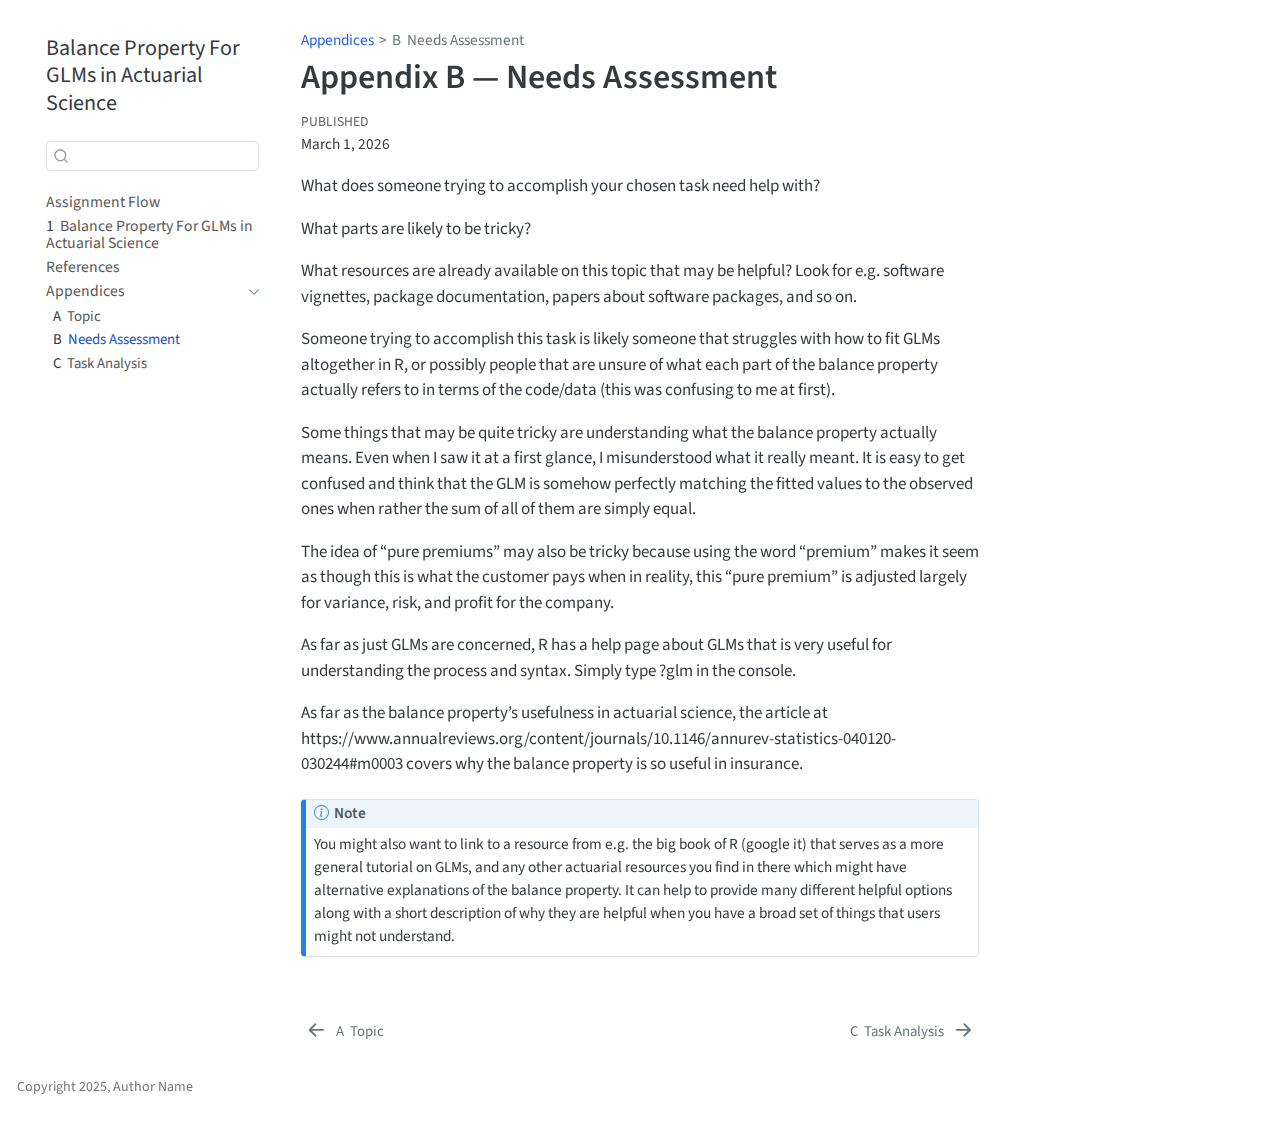
<file: docs/needs.html>
<!DOCTYPE html>
<html xmlns="http://www.w3.org/1999/xhtml" lang="en" xml:lang="en"><head>

<meta charset="utf-8">
<meta name="generator" content="quarto-1.6.32">

<meta name="viewport" content="width=device-width, initial-scale=1.0, user-scalable=yes">

<meta name="dcterms.date" content="2026-03-01">

<title>Appendix B — Needs Assessment – Balance Property For GLMs in Actuarial Science</title>
<style>
code{white-space: pre-wrap;}
span.smallcaps{font-variant: small-caps;}
div.columns{display: flex; gap: min(4vw, 1.5em);}
div.column{flex: auto; overflow-x: auto;}
div.hanging-indent{margin-left: 1.5em; text-indent: -1.5em;}
ul.task-list{list-style: none;}
ul.task-list li input[type="checkbox"] {
  width: 0.8em;
  margin: 0 0.8em 0.2em -1em; /* quarto-specific, see https://github.com/quarto-dev/quarto-cli/issues/4556 */ 
  vertical-align: middle;
}
</style>


<script src="site_libs/quarto-nav/quarto-nav.js"></script>
<script src="site_libs/quarto-nav/headroom.min.js"></script>
<script src="site_libs/clipboard/clipboard.min.js"></script>
<script src="site_libs/quarto-search/autocomplete.umd.js"></script>
<script src="site_libs/quarto-search/fuse.min.js"></script>
<script src="site_libs/quarto-search/quarto-search.js"></script>
<meta name="quarto:offset" content="./">
<link href="./task-analysis.html" rel="next">
<link href="./topic.html" rel="prev">
<script src="site_libs/quarto-html/quarto.js"></script>
<script src="site_libs/quarto-html/popper.min.js"></script>
<script src="site_libs/quarto-html/tippy.umd.min.js"></script>
<script src="site_libs/quarto-html/anchor.min.js"></script>
<link href="site_libs/quarto-html/tippy.css" rel="stylesheet">
<link href="site_libs/quarto-html/quarto-syntax-highlighting-2a04f3694134fdc0690229208924d33b.css" rel="stylesheet" id="quarto-text-highlighting-styles">
<script src="site_libs/bootstrap/bootstrap.min.js"></script>
<link href="site_libs/bootstrap/bootstrap-icons.css" rel="stylesheet">
<link href="site_libs/bootstrap/bootstrap-1c44d428f97ff80731836fc539de4bed.min.css" rel="stylesheet" append-hash="true" id="quarto-bootstrap" data-mode="light">
<script id="quarto-search-options" type="application/json">{
  "location": "sidebar",
  "copy-button": false,
  "collapse-after": 3,
  "panel-placement": "start",
  "type": "textbox",
  "limit": 50,
  "keyboard-shortcut": [
    "f",
    "/",
    "s"
  ],
  "show-item-context": false,
  "language": {
    "search-no-results-text": "No results",
    "search-matching-documents-text": "matching documents",
    "search-copy-link-title": "Copy link to search",
    "search-hide-matches-text": "Hide additional matches",
    "search-more-match-text": "more match in this document",
    "search-more-matches-text": "more matches in this document",
    "search-clear-button-title": "Clear",
    "search-text-placeholder": "",
    "search-detached-cancel-button-title": "Cancel",
    "search-submit-button-title": "Submit",
    "search-label": "Search"
  }
}</script>


</head>

<body class="nav-sidebar floating">

<div id="quarto-search-results"></div>
  <header id="quarto-header" class="headroom fixed-top">
  <nav class="quarto-secondary-nav">
    <div class="container-fluid d-flex">
      <button type="button" class="quarto-btn-toggle btn" data-bs-toggle="collapse" role="button" data-bs-target=".quarto-sidebar-collapse-item" aria-controls="quarto-sidebar" aria-expanded="false" aria-label="Toggle sidebar navigation" onclick="if (window.quartoToggleHeadroom) { window.quartoToggleHeadroom(); }">
        <i class="bi bi-layout-text-sidebar-reverse"></i>
      </button>
        <nav class="quarto-page-breadcrumbs" aria-label="breadcrumb"><ol class="breadcrumb"><li class="breadcrumb-item"><a href="./topic.html">Appendices</a></li><li class="breadcrumb-item"><a href="./needs.html"><span class="chapter-number">B</span>&nbsp; <span class="chapter-title">Needs Assessment</span></a></li></ol></nav>
        <a class="flex-grow-1" role="navigation" data-bs-toggle="collapse" data-bs-target=".quarto-sidebar-collapse-item" aria-controls="quarto-sidebar" aria-expanded="false" aria-label="Toggle sidebar navigation" onclick="if (window.quartoToggleHeadroom) { window.quartoToggleHeadroom(); }">      
        </a>
      <button type="button" class="btn quarto-search-button" aria-label="Search" onclick="window.quartoOpenSearch();">
        <i class="bi bi-search"></i>
      </button>
    </div>
  </nav>
</header>
<!-- content -->
<div id="quarto-content" class="quarto-container page-columns page-rows-contents page-layout-article">
<!-- sidebar -->
  <nav id="quarto-sidebar" class="sidebar collapse collapse-horizontal quarto-sidebar-collapse-item sidebar-navigation floating overflow-auto">
    <div class="pt-lg-2 mt-2 text-left sidebar-header">
    <div class="sidebar-title mb-0 py-0">
      <a href="./">Balance Property For GLMs in Actuarial Science</a> 
    </div>
      </div>
        <div class="mt-2 flex-shrink-0 align-items-center">
        <div class="sidebar-search">
        <div id="quarto-search" class="" title="Search"></div>
        </div>
        </div>
    <div class="sidebar-menu-container"> 
    <ul class="list-unstyled mt-1">
        <li class="sidebar-item">
  <div class="sidebar-item-container"> 
  <a href="./index.html" class="sidebar-item-text sidebar-link">
 <span class="menu-text">Assignment Flow</span></a>
  </div>
</li>
        <li class="sidebar-item">
  <div class="sidebar-item-container"> 
  <a href="./guide.html" class="sidebar-item-text sidebar-link">
 <span class="menu-text"><span class="chapter-number">1</span>&nbsp; <span class="chapter-title">Balance Property For GLMs in Actuarial Science</span></span></a>
  </div>
</li>
        <li class="sidebar-item">
  <div class="sidebar-item-container"> 
  <a href="./references.html" class="sidebar-item-text sidebar-link">
 <span class="menu-text">References</span></a>
  </div>
</li>
        <li class="sidebar-item sidebar-item-section">
      <div class="sidebar-item-container"> 
            <a class="sidebar-item-text sidebar-link text-start" data-bs-toggle="collapse" data-bs-target="#quarto-sidebar-section-1" role="navigation" aria-expanded="true">
 <span class="menu-text">Appendices</span></a>
          <a class="sidebar-item-toggle text-start" data-bs-toggle="collapse" data-bs-target="#quarto-sidebar-section-1" role="navigation" aria-expanded="true" aria-label="Toggle section">
            <i class="bi bi-chevron-right ms-2"></i>
          </a> 
      </div>
      <ul id="quarto-sidebar-section-1" class="collapse list-unstyled sidebar-section depth1 show">  
          <li class="sidebar-item">
  <div class="sidebar-item-container"> 
  <a href="./topic.html" class="sidebar-item-text sidebar-link">
 <span class="menu-text"><span class="chapter-number">A</span>&nbsp; <span class="chapter-title">Topic</span></span></a>
  </div>
</li>
          <li class="sidebar-item">
  <div class="sidebar-item-container"> 
  <a href="./needs.html" class="sidebar-item-text sidebar-link active">
 <span class="menu-text"><span class="chapter-number">B</span>&nbsp; <span class="chapter-title">Needs Assessment</span></span></a>
  </div>
</li>
          <li class="sidebar-item">
  <div class="sidebar-item-container"> 
  <a href="./task-analysis.html" class="sidebar-item-text sidebar-link">
 <span class="menu-text"><span class="chapter-number">C</span>&nbsp; <span class="chapter-title">Task Analysis</span></span></a>
  </div>
</li>
      </ul>
  </li>
    </ul>
    </div>
</nav>
<div id="quarto-sidebar-glass" class="quarto-sidebar-collapse-item" data-bs-toggle="collapse" data-bs-target=".quarto-sidebar-collapse-item"></div>
<!-- margin-sidebar -->
    <div id="quarto-margin-sidebar" class="sidebar margin-sidebar zindex-bottom">
        
    </div>
<!-- main -->
<main class="content" id="quarto-document-content">

<header id="title-block-header" class="quarto-title-block default"><nav class="quarto-page-breadcrumbs quarto-title-breadcrumbs d-none d-lg-block" aria-label="breadcrumb"><ol class="breadcrumb"><li class="breadcrumb-item"><a href="./topic.html">Appendices</a></li><li class="breadcrumb-item"><a href="./needs.html"><span class="chapter-number">B</span>&nbsp; <span class="chapter-title">Needs Assessment</span></a></li></ol></nav>
<div class="quarto-title">
<h1 class="title">Appendix B — Needs Assessment</h1>
</div>



<div class="quarto-title-meta">

    
    <div>
    <div class="quarto-title-meta-heading">Published</div>
    <div class="quarto-title-meta-contents">
      <p class="date">March 1, 2026</p>
    </div>
  </div>
  
    
  </div>
  


</header>


<p>What does someone trying to accomplish your chosen task need help with?</p>
<p>What parts are likely to be tricky?</p>
<p>What resources are already available on this topic that may be helpful? Look for e.g.&nbsp;software vignettes, package documentation, papers about software packages, and so on.</p>
<p>Someone trying to accomplish this task is likely someone that struggles with how to fit GLMs altogether in R, or possibly people that are unsure of what each part of the balance property actually refers to in terms of the code/data (this was confusing to me at first).</p>
<p>Some things that may be quite tricky are understanding what the balance property actually means. Even when I saw it at a first glance, I misunderstood what it really meant. It is easy to get confused and think that the GLM is somehow perfectly matching the fitted values to the observed ones when rather the sum of all of them are simply equal.</p>
<p>The idea of “pure premiums” may also be tricky because using the word “premium” makes it seem as though this is what the customer pays when in reality, this “pure premium” is adjusted largely for variance, risk, and profit for the company.</p>
<p>As far as just GLMs are concerned, R has a help page about GLMs that is very useful for understanding the process and syntax. Simply type ?glm in the console.</p>
<p>As far as the balance property’s usefulness in actuarial science, the article at https://www.annualreviews.org/content/journals/10.1146/annurev-statistics-040120-030244#m0003 covers why the balance property is so useful in insurance.</p>
<div class="callout callout-style-default callout-note callout-titled">
<div class="callout-header d-flex align-content-center">
<div class="callout-icon-container">
<i class="callout-icon"></i>
</div>
<div class="callout-title-container flex-fill">
Note
</div>
</div>
<div class="callout-body-container callout-body">
<p>You might also want to link to a resource from e.g.&nbsp;the big book of R (google it) that serves as a more general tutorial on GLMs, and any other actuarial resources you find in there which might have alternative explanations of the balance property. It can help to provide many different helpful options along with a short description of why they are helpful when you have a broad set of things that users might not understand.</p>
</div>
</div>



</main> <!-- /main -->
<script id="quarto-html-after-body" type="application/javascript">
window.document.addEventListener("DOMContentLoaded", function (event) {
  const toggleBodyColorMode = (bsSheetEl) => {
    const mode = bsSheetEl.getAttribute("data-mode");
    const bodyEl = window.document.querySelector("body");
    if (mode === "dark") {
      bodyEl.classList.add("quarto-dark");
      bodyEl.classList.remove("quarto-light");
    } else {
      bodyEl.classList.add("quarto-light");
      bodyEl.classList.remove("quarto-dark");
    }
  }
  const toggleBodyColorPrimary = () => {
    const bsSheetEl = window.document.querySelector("link#quarto-bootstrap");
    if (bsSheetEl) {
      toggleBodyColorMode(bsSheetEl);
    }
  }
  toggleBodyColorPrimary();  
  const icon = "";
  const anchorJS = new window.AnchorJS();
  anchorJS.options = {
    placement: 'right',
    icon: icon
  };
  anchorJS.add('.anchored');
  const isCodeAnnotation = (el) => {
    for (const clz of el.classList) {
      if (clz.startsWith('code-annotation-')) {                     
        return true;
      }
    }
    return false;
  }
  const onCopySuccess = function(e) {
    // button target
    const button = e.trigger;
    // don't keep focus
    button.blur();
    // flash "checked"
    button.classList.add('code-copy-button-checked');
    var currentTitle = button.getAttribute("title");
    button.setAttribute("title", "Copied!");
    let tooltip;
    if (window.bootstrap) {
      button.setAttribute("data-bs-toggle", "tooltip");
      button.setAttribute("data-bs-placement", "left");
      button.setAttribute("data-bs-title", "Copied!");
      tooltip = new bootstrap.Tooltip(button, 
        { trigger: "manual", 
          customClass: "code-copy-button-tooltip",
          offset: [0, -8]});
      tooltip.show();    
    }
    setTimeout(function() {
      if (tooltip) {
        tooltip.hide();
        button.removeAttribute("data-bs-title");
        button.removeAttribute("data-bs-toggle");
        button.removeAttribute("data-bs-placement");
      }
      button.setAttribute("title", currentTitle);
      button.classList.remove('code-copy-button-checked');
    }, 1000);
    // clear code selection
    e.clearSelection();
  }
  const getTextToCopy = function(trigger) {
      const codeEl = trigger.previousElementSibling.cloneNode(true);
      for (const childEl of codeEl.children) {
        if (isCodeAnnotation(childEl)) {
          childEl.remove();
        }
      }
      return codeEl.innerText;
  }
  const clipboard = new window.ClipboardJS('.code-copy-button:not([data-in-quarto-modal])', {
    text: getTextToCopy
  });
  clipboard.on('success', onCopySuccess);
  if (window.document.getElementById('quarto-embedded-source-code-modal')) {
    // For code content inside modals, clipBoardJS needs to be initialized with a container option
    // TODO: Check when it could be a function (https://github.com/zenorocha/clipboard.js/issues/860)
    const clipboardModal = new window.ClipboardJS('.code-copy-button[data-in-quarto-modal]', {
      text: getTextToCopy,
      container: window.document.getElementById('quarto-embedded-source-code-modal')
    });
    clipboardModal.on('success', onCopySuccess);
  }
    var localhostRegex = new RegExp(/^(?:http|https):\/\/localhost\:?[0-9]*\//);
    var mailtoRegex = new RegExp(/^mailto:/);
      var filterRegex = new RegExp('/' + window.location.host + '/');
    var isInternal = (href) => {
        return filterRegex.test(href) || localhostRegex.test(href) || mailtoRegex.test(href);
    }
    // Inspect non-navigation links and adorn them if external
 	var links = window.document.querySelectorAll('a[href]:not(.nav-link):not(.navbar-brand):not(.toc-action):not(.sidebar-link):not(.sidebar-item-toggle):not(.pagination-link):not(.no-external):not([aria-hidden]):not(.dropdown-item):not(.quarto-navigation-tool):not(.about-link)');
    for (var i=0; i<links.length; i++) {
      const link = links[i];
      if (!isInternal(link.href)) {
        // undo the damage that might have been done by quarto-nav.js in the case of
        // links that we want to consider external
        if (link.dataset.originalHref !== undefined) {
          link.href = link.dataset.originalHref;
        }
      }
    }
  function tippyHover(el, contentFn, onTriggerFn, onUntriggerFn) {
    const config = {
      allowHTML: true,
      maxWidth: 500,
      delay: 100,
      arrow: false,
      appendTo: function(el) {
          return el.parentElement;
      },
      interactive: true,
      interactiveBorder: 10,
      theme: 'quarto',
      placement: 'bottom-start',
    };
    if (contentFn) {
      config.content = contentFn;
    }
    if (onTriggerFn) {
      config.onTrigger = onTriggerFn;
    }
    if (onUntriggerFn) {
      config.onUntrigger = onUntriggerFn;
    }
    window.tippy(el, config); 
  }
  const noterefs = window.document.querySelectorAll('a[role="doc-noteref"]');
  for (var i=0; i<noterefs.length; i++) {
    const ref = noterefs[i];
    tippyHover(ref, function() {
      // use id or data attribute instead here
      let href = ref.getAttribute('data-footnote-href') || ref.getAttribute('href');
      try { href = new URL(href).hash; } catch {}
      const id = href.replace(/^#\/?/, "");
      const note = window.document.getElementById(id);
      if (note) {
        return note.innerHTML;
      } else {
        return "";
      }
    });
  }
  const xrefs = window.document.querySelectorAll('a.quarto-xref');
  const processXRef = (id, note) => {
    // Strip column container classes
    const stripColumnClz = (el) => {
      el.classList.remove("page-full", "page-columns");
      if (el.children) {
        for (const child of el.children) {
          stripColumnClz(child);
        }
      }
    }
    stripColumnClz(note)
    if (id === null || id.startsWith('sec-')) {
      // Special case sections, only their first couple elements
      const container = document.createElement("div");
      if (note.children && note.children.length > 2) {
        container.appendChild(note.children[0].cloneNode(true));
        for (let i = 1; i < note.children.length; i++) {
          const child = note.children[i];
          if (child.tagName === "P" && child.innerText === "") {
            continue;
          } else {
            container.appendChild(child.cloneNode(true));
            break;
          }
        }
        if (window.Quarto?.typesetMath) {
          window.Quarto.typesetMath(container);
        }
        return container.innerHTML
      } else {
        if (window.Quarto?.typesetMath) {
          window.Quarto.typesetMath(note);
        }
        return note.innerHTML;
      }
    } else {
      // Remove any anchor links if they are present
      const anchorLink = note.querySelector('a.anchorjs-link');
      if (anchorLink) {
        anchorLink.remove();
      }
      if (window.Quarto?.typesetMath) {
        window.Quarto.typesetMath(note);
      }
      // TODO in 1.5, we should make sure this works without a callout special case
      if (note.classList.contains("callout")) {
        return note.outerHTML;
      } else {
        return note.innerHTML;
      }
    }
  }
  for (var i=0; i<xrefs.length; i++) {
    const xref = xrefs[i];
    tippyHover(xref, undefined, function(instance) {
      instance.disable();
      let url = xref.getAttribute('href');
      let hash = undefined; 
      if (url.startsWith('#')) {
        hash = url;
      } else {
        try { hash = new URL(url).hash; } catch {}
      }
      if (hash) {
        const id = hash.replace(/^#\/?/, "");
        const note = window.document.getElementById(id);
        if (note !== null) {
          try {
            const html = processXRef(id, note.cloneNode(true));
            instance.setContent(html);
          } finally {
            instance.enable();
            instance.show();
          }
        } else {
          // See if we can fetch this
          fetch(url.split('#')[0])
          .then(res => res.text())
          .then(html => {
            const parser = new DOMParser();
            const htmlDoc = parser.parseFromString(html, "text/html");
            const note = htmlDoc.getElementById(id);
            if (note !== null) {
              const html = processXRef(id, note);
              instance.setContent(html);
            } 
          }).finally(() => {
            instance.enable();
            instance.show();
          });
        }
      } else {
        // See if we can fetch a full url (with no hash to target)
        // This is a special case and we should probably do some content thinning / targeting
        fetch(url)
        .then(res => res.text())
        .then(html => {
          const parser = new DOMParser();
          const htmlDoc = parser.parseFromString(html, "text/html");
          const note = htmlDoc.querySelector('main.content');
          if (note !== null) {
            // This should only happen for chapter cross references
            // (since there is no id in the URL)
            // remove the first header
            if (note.children.length > 0 && note.children[0].tagName === "HEADER") {
              note.children[0].remove();
            }
            const html = processXRef(null, note);
            instance.setContent(html);
          } 
        }).finally(() => {
          instance.enable();
          instance.show();
        });
      }
    }, function(instance) {
    });
  }
      let selectedAnnoteEl;
      const selectorForAnnotation = ( cell, annotation) => {
        let cellAttr = 'data-code-cell="' + cell + '"';
        let lineAttr = 'data-code-annotation="' +  annotation + '"';
        const selector = 'span[' + cellAttr + '][' + lineAttr + ']';
        return selector;
      }
      const selectCodeLines = (annoteEl) => {
        const doc = window.document;
        const targetCell = annoteEl.getAttribute("data-target-cell");
        const targetAnnotation = annoteEl.getAttribute("data-target-annotation");
        const annoteSpan = window.document.querySelector(selectorForAnnotation(targetCell, targetAnnotation));
        const lines = annoteSpan.getAttribute("data-code-lines").split(",");
        const lineIds = lines.map((line) => {
          return targetCell + "-" + line;
        })
        let top = null;
        let height = null;
        let parent = null;
        if (lineIds.length > 0) {
            //compute the position of the single el (top and bottom and make a div)
            const el = window.document.getElementById(lineIds[0]);
            top = el.offsetTop;
            height = el.offsetHeight;
            parent = el.parentElement.parentElement;
          if (lineIds.length > 1) {
            const lastEl = window.document.getElementById(lineIds[lineIds.length - 1]);
            const bottom = lastEl.offsetTop + lastEl.offsetHeight;
            height = bottom - top;
          }
          if (top !== null && height !== null && parent !== null) {
            // cook up a div (if necessary) and position it 
            let div = window.document.getElementById("code-annotation-line-highlight");
            if (div === null) {
              div = window.document.createElement("div");
              div.setAttribute("id", "code-annotation-line-highlight");
              div.style.position = 'absolute';
              parent.appendChild(div);
            }
            div.style.top = top - 2 + "px";
            div.style.height = height + 4 + "px";
            div.style.left = 0;
            let gutterDiv = window.document.getElementById("code-annotation-line-highlight-gutter");
            if (gutterDiv === null) {
              gutterDiv = window.document.createElement("div");
              gutterDiv.setAttribute("id", "code-annotation-line-highlight-gutter");
              gutterDiv.style.position = 'absolute';
              const codeCell = window.document.getElementById(targetCell);
              const gutter = codeCell.querySelector('.code-annotation-gutter');
              gutter.appendChild(gutterDiv);
            }
            gutterDiv.style.top = top - 2 + "px";
            gutterDiv.style.height = height + 4 + "px";
          }
          selectedAnnoteEl = annoteEl;
        }
      };
      const unselectCodeLines = () => {
        const elementsIds = ["code-annotation-line-highlight", "code-annotation-line-highlight-gutter"];
        elementsIds.forEach((elId) => {
          const div = window.document.getElementById(elId);
          if (div) {
            div.remove();
          }
        });
        selectedAnnoteEl = undefined;
      };
        // Handle positioning of the toggle
    window.addEventListener(
      "resize",
      throttle(() => {
        elRect = undefined;
        if (selectedAnnoteEl) {
          selectCodeLines(selectedAnnoteEl);
        }
      }, 10)
    );
    function throttle(fn, ms) {
    let throttle = false;
    let timer;
      return (...args) => {
        if(!throttle) { // first call gets through
            fn.apply(this, args);
            throttle = true;
        } else { // all the others get throttled
            if(timer) clearTimeout(timer); // cancel #2
            timer = setTimeout(() => {
              fn.apply(this, args);
              timer = throttle = false;
            }, ms);
        }
      };
    }
      // Attach click handler to the DT
      const annoteDls = window.document.querySelectorAll('dt[data-target-cell]');
      for (const annoteDlNode of annoteDls) {
        annoteDlNode.addEventListener('click', (event) => {
          const clickedEl = event.target;
          if (clickedEl !== selectedAnnoteEl) {
            unselectCodeLines();
            const activeEl = window.document.querySelector('dt[data-target-cell].code-annotation-active');
            if (activeEl) {
              activeEl.classList.remove('code-annotation-active');
            }
            selectCodeLines(clickedEl);
            clickedEl.classList.add('code-annotation-active');
          } else {
            // Unselect the line
            unselectCodeLines();
            clickedEl.classList.remove('code-annotation-active');
          }
        });
      }
  const findCites = (el) => {
    const parentEl = el.parentElement;
    if (parentEl) {
      const cites = parentEl.dataset.cites;
      if (cites) {
        return {
          el,
          cites: cites.split(' ')
        };
      } else {
        return findCites(el.parentElement)
      }
    } else {
      return undefined;
    }
  };
  var bibliorefs = window.document.querySelectorAll('a[role="doc-biblioref"]');
  for (var i=0; i<bibliorefs.length; i++) {
    const ref = bibliorefs[i];
    const citeInfo = findCites(ref);
    if (citeInfo) {
      tippyHover(citeInfo.el, function() {
        var popup = window.document.createElement('div');
        citeInfo.cites.forEach(function(cite) {
          var citeDiv = window.document.createElement('div');
          citeDiv.classList.add('hanging-indent');
          citeDiv.classList.add('csl-entry');
          var biblioDiv = window.document.getElementById('ref-' + cite);
          if (biblioDiv) {
            citeDiv.innerHTML = biblioDiv.innerHTML;
          }
          popup.appendChild(citeDiv);
        });
        return popup.innerHTML;
      });
    }
  }
});
</script>
<nav class="page-navigation">
  <div class="nav-page nav-page-previous">
      <a href="./topic.html" class="pagination-link" aria-label="Topic">
        <i class="bi bi-arrow-left-short"></i> <span class="nav-page-text"><span class="chapter-number">A</span>&nbsp; <span class="chapter-title">Topic</span></span>
      </a>          
  </div>
  <div class="nav-page nav-page-next">
      <a href="./task-analysis.html" class="pagination-link" aria-label="Task Analysis">
        <span class="nav-page-text"><span class="chapter-number">C</span>&nbsp; <span class="chapter-title">Task Analysis</span></span> <i class="bi bi-arrow-right-short"></i>
      </a>
  </div>
</nav>
</div> <!-- /content -->
<footer class="footer">
  <div class="nav-footer">
    <div class="nav-footer-left">
<p>Copyright 2025, Author Name</p>
</div>   
    <div class="nav-footer-center">
      &nbsp;
    </div>
    <div class="nav-footer-right">
      &nbsp;
    </div>
  </div>
</footer>




</body></html>
</file>
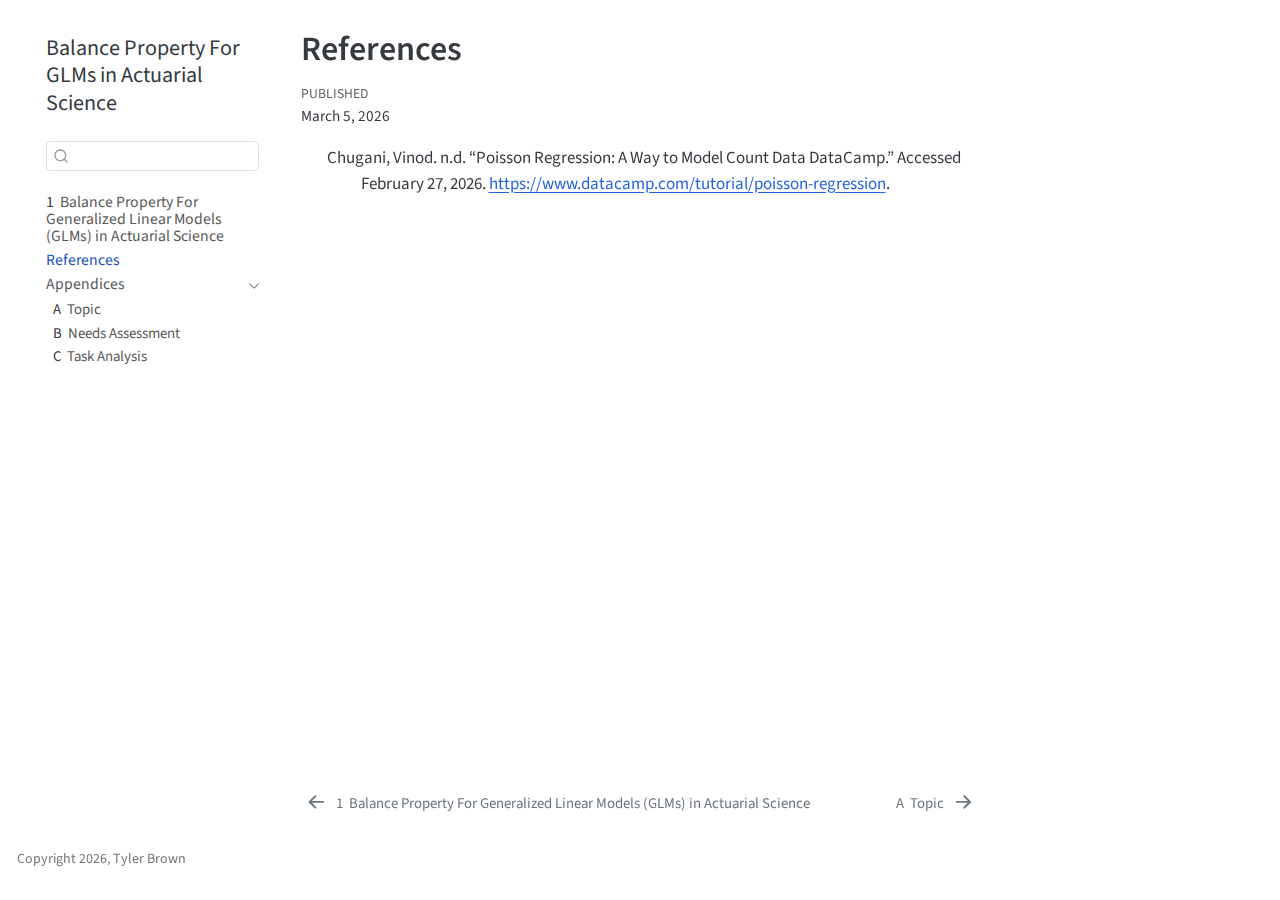
<file: docs/references.html>
<!DOCTYPE html>
<html xmlns="http://www.w3.org/1999/xhtml" lang="en" xml:lang="en"><head>

<meta charset="utf-8">
<meta name="generator" content="quarto-1.6.32">

<meta name="viewport" content="width=device-width, initial-scale=1.0, user-scalable=yes">

<meta name="dcterms.date" content="2026-03-05">

<title>References – Balance Property For GLMs in Actuarial Science</title>
<style>
code{white-space: pre-wrap;}
span.smallcaps{font-variant: small-caps;}
div.columns{display: flex; gap: min(4vw, 1.5em);}
div.column{flex: auto; overflow-x: auto;}
div.hanging-indent{margin-left: 1.5em; text-indent: -1.5em;}
ul.task-list{list-style: none;}
ul.task-list li input[type="checkbox"] {
  width: 0.8em;
  margin: 0 0.8em 0.2em -1em; /* quarto-specific, see https://github.com/quarto-dev/quarto-cli/issues/4556 */ 
  vertical-align: middle;
}
/* CSS for citations */
div.csl-bib-body { }
div.csl-entry {
  clear: both;
}
.hanging-indent div.csl-entry {
  margin-left:2em;
  text-indent:-2em;
}
div.csl-left-margin {
  min-width:2em;
  float:left;
}
div.csl-right-inline {
  margin-left:2em;
  padding-left:1em;
}
div.csl-indent {
  margin-left: 2em;
}</style>


<script src="site_libs/quarto-nav/quarto-nav.js"></script>
<script src="site_libs/quarto-nav/headroom.min.js"></script>
<script src="site_libs/clipboard/clipboard.min.js"></script>
<script src="site_libs/quarto-search/autocomplete.umd.js"></script>
<script src="site_libs/quarto-search/fuse.min.js"></script>
<script src="site_libs/quarto-search/quarto-search.js"></script>
<meta name="quarto:offset" content="./">
<link href="./topic.html" rel="next">
<link href="./index.html" rel="prev">
<script src="site_libs/quarto-html/quarto.js"></script>
<script src="site_libs/quarto-html/popper.min.js"></script>
<script src="site_libs/quarto-html/tippy.umd.min.js"></script>
<script src="site_libs/quarto-html/anchor.min.js"></script>
<link href="site_libs/quarto-html/tippy.css" rel="stylesheet">
<link href="site_libs/quarto-html/quarto-syntax-highlighting-2a04f3694134fdc0690229208924d33b.css" rel="stylesheet" id="quarto-text-highlighting-styles">
<script src="site_libs/bootstrap/bootstrap.min.js"></script>
<link href="site_libs/bootstrap/bootstrap-icons.css" rel="stylesheet">
<link href="site_libs/bootstrap/bootstrap-1c44d428f97ff80731836fc539de4bed.min.css" rel="stylesheet" append-hash="true" id="quarto-bootstrap" data-mode="light">
<script id="quarto-search-options" type="application/json">{
  "location": "sidebar",
  "copy-button": false,
  "collapse-after": 3,
  "panel-placement": "start",
  "type": "textbox",
  "limit": 50,
  "keyboard-shortcut": [
    "f",
    "/",
    "s"
  ],
  "show-item-context": false,
  "language": {
    "search-no-results-text": "No results",
    "search-matching-documents-text": "matching documents",
    "search-copy-link-title": "Copy link to search",
    "search-hide-matches-text": "Hide additional matches",
    "search-more-match-text": "more match in this document",
    "search-more-matches-text": "more matches in this document",
    "search-clear-button-title": "Clear",
    "search-text-placeholder": "",
    "search-detached-cancel-button-title": "Cancel",
    "search-submit-button-title": "Submit",
    "search-label": "Search"
  }
}</script>


</head>

<body class="nav-sidebar floating">

<div id="quarto-search-results"></div>
  <header id="quarto-header" class="headroom fixed-top">
  <nav class="quarto-secondary-nav">
    <div class="container-fluid d-flex">
      <button type="button" class="quarto-btn-toggle btn" data-bs-toggle="collapse" role="button" data-bs-target=".quarto-sidebar-collapse-item" aria-controls="quarto-sidebar" aria-expanded="false" aria-label="Toggle sidebar navigation" onclick="if (window.quartoToggleHeadroom) { window.quartoToggleHeadroom(); }">
        <i class="bi bi-layout-text-sidebar-reverse"></i>
      </button>
        <nav class="quarto-page-breadcrumbs" aria-label="breadcrumb"><ol class="breadcrumb"><li class="breadcrumb-item"><a href="./references.html">References</a></li></ol></nav>
        <a class="flex-grow-1" role="navigation" data-bs-toggle="collapse" data-bs-target=".quarto-sidebar-collapse-item" aria-controls="quarto-sidebar" aria-expanded="false" aria-label="Toggle sidebar navigation" onclick="if (window.quartoToggleHeadroom) { window.quartoToggleHeadroom(); }">      
        </a>
      <button type="button" class="btn quarto-search-button" aria-label="Search" onclick="window.quartoOpenSearch();">
        <i class="bi bi-search"></i>
      </button>
    </div>
  </nav>
</header>
<!-- content -->
<div id="quarto-content" class="quarto-container page-columns page-rows-contents page-layout-article">
<!-- sidebar -->
  <nav id="quarto-sidebar" class="sidebar collapse collapse-horizontal quarto-sidebar-collapse-item sidebar-navigation floating overflow-auto">
    <div class="pt-lg-2 mt-2 text-left sidebar-header">
    <div class="sidebar-title mb-0 py-0">
      <a href="./">Balance Property For GLMs in Actuarial Science</a> 
    </div>
      </div>
        <div class="mt-2 flex-shrink-0 align-items-center">
        <div class="sidebar-search">
        <div id="quarto-search" class="" title="Search"></div>
        </div>
        </div>
    <div class="sidebar-menu-container"> 
    <ul class="list-unstyled mt-1">
        <li class="sidebar-item">
  <div class="sidebar-item-container"> 
  <a href="./index.html" class="sidebar-item-text sidebar-link">
 <span class="menu-text"><span class="chapter-number">1</span>&nbsp; <span class="chapter-title">Balance Property For Generalized Linear Models (GLMs) in Actuarial Science</span></span></a>
  </div>
</li>
        <li class="sidebar-item">
  <div class="sidebar-item-container"> 
  <a href="./references.html" class="sidebar-item-text sidebar-link active">
 <span class="menu-text">References</span></a>
  </div>
</li>
        <li class="sidebar-item sidebar-item-section">
      <div class="sidebar-item-container"> 
            <a class="sidebar-item-text sidebar-link text-start" data-bs-toggle="collapse" data-bs-target="#quarto-sidebar-section-1" role="navigation" aria-expanded="true">
 <span class="menu-text">Appendices</span></a>
          <a class="sidebar-item-toggle text-start" data-bs-toggle="collapse" data-bs-target="#quarto-sidebar-section-1" role="navigation" aria-expanded="true" aria-label="Toggle section">
            <i class="bi bi-chevron-right ms-2"></i>
          </a> 
      </div>
      <ul id="quarto-sidebar-section-1" class="collapse list-unstyled sidebar-section depth1 show">  
          <li class="sidebar-item">
  <div class="sidebar-item-container"> 
  <a href="./topic.html" class="sidebar-item-text sidebar-link">
 <span class="menu-text"><span class="chapter-number">A</span>&nbsp; <span class="chapter-title">Topic</span></span></a>
  </div>
</li>
          <li class="sidebar-item">
  <div class="sidebar-item-container"> 
  <a href="./needs.html" class="sidebar-item-text sidebar-link">
 <span class="menu-text"><span class="chapter-number">B</span>&nbsp; <span class="chapter-title">Needs Assessment</span></span></a>
  </div>
</li>
          <li class="sidebar-item">
  <div class="sidebar-item-container"> 
  <a href="./task-analysis.html" class="sidebar-item-text sidebar-link">
 <span class="menu-text"><span class="chapter-number">C</span>&nbsp; <span class="chapter-title">Task Analysis</span></span></a>
  </div>
</li>
      </ul>
  </li>
    </ul>
    </div>
</nav>
<div id="quarto-sidebar-glass" class="quarto-sidebar-collapse-item" data-bs-toggle="collapse" data-bs-target=".quarto-sidebar-collapse-item"></div>
<!-- margin-sidebar -->
    <div id="quarto-margin-sidebar" class="sidebar margin-sidebar zindex-bottom">
        
    </div>
<!-- main -->
<main class="content" id="quarto-document-content">

<header id="title-block-header" class="quarto-title-block default">
<div class="quarto-title">
<h1 class="title">References</h1>
</div>



<div class="quarto-title-meta">

    
    <div>
    <div class="quarto-title-meta-heading">Published</div>
    <div class="quarto-title-meta-contents">
      <p class="date">March 5, 2026</p>
    </div>
  </div>
  
    
  </div>
  


</header>


<div id="refs" class="references csl-bib-body hanging-indent" data-entry-spacing="0" role="list">
<div id="ref-PoissonRegressionWay" class="csl-entry" role="listitem">
Chugani, Vinod. n.d. <span>“Poisson Regression: A Way to Model Count
Data <span></span> <span>DataCamp</span>.”</span> Accessed February 27,
2026. <a href="https://www.datacamp.com/tutorial/poisson-regression">https://www.datacamp.com/tutorial/poisson-regression</a>.
</div>
</div>



</main> <!-- /main -->
<script id="quarto-html-after-body" type="application/javascript">
window.document.addEventListener("DOMContentLoaded", function (event) {
  const toggleBodyColorMode = (bsSheetEl) => {
    const mode = bsSheetEl.getAttribute("data-mode");
    const bodyEl = window.document.querySelector("body");
    if (mode === "dark") {
      bodyEl.classList.add("quarto-dark");
      bodyEl.classList.remove("quarto-light");
    } else {
      bodyEl.classList.add("quarto-light");
      bodyEl.classList.remove("quarto-dark");
    }
  }
  const toggleBodyColorPrimary = () => {
    const bsSheetEl = window.document.querySelector("link#quarto-bootstrap");
    if (bsSheetEl) {
      toggleBodyColorMode(bsSheetEl);
    }
  }
  toggleBodyColorPrimary();  
  const icon = "";
  const anchorJS = new window.AnchorJS();
  anchorJS.options = {
    placement: 'right',
    icon: icon
  };
  anchorJS.add('.anchored');
  const isCodeAnnotation = (el) => {
    for (const clz of el.classList) {
      if (clz.startsWith('code-annotation-')) {                     
        return true;
      }
    }
    return false;
  }
  const onCopySuccess = function(e) {
    // button target
    const button = e.trigger;
    // don't keep focus
    button.blur();
    // flash "checked"
    button.classList.add('code-copy-button-checked');
    var currentTitle = button.getAttribute("title");
    button.setAttribute("title", "Copied!");
    let tooltip;
    if (window.bootstrap) {
      button.setAttribute("data-bs-toggle", "tooltip");
      button.setAttribute("data-bs-placement", "left");
      button.setAttribute("data-bs-title", "Copied!");
      tooltip = new bootstrap.Tooltip(button, 
        { trigger: "manual", 
          customClass: "code-copy-button-tooltip",
          offset: [0, -8]});
      tooltip.show();    
    }
    setTimeout(function() {
      if (tooltip) {
        tooltip.hide();
        button.removeAttribute("data-bs-title");
        button.removeAttribute("data-bs-toggle");
        button.removeAttribute("data-bs-placement");
      }
      button.setAttribute("title", currentTitle);
      button.classList.remove('code-copy-button-checked');
    }, 1000);
    // clear code selection
    e.clearSelection();
  }
  const getTextToCopy = function(trigger) {
      const codeEl = trigger.previousElementSibling.cloneNode(true);
      for (const childEl of codeEl.children) {
        if (isCodeAnnotation(childEl)) {
          childEl.remove();
        }
      }
      return codeEl.innerText;
  }
  const clipboard = new window.ClipboardJS('.code-copy-button:not([data-in-quarto-modal])', {
    text: getTextToCopy
  });
  clipboard.on('success', onCopySuccess);
  if (window.document.getElementById('quarto-embedded-source-code-modal')) {
    // For code content inside modals, clipBoardJS needs to be initialized with a container option
    // TODO: Check when it could be a function (https://github.com/zenorocha/clipboard.js/issues/860)
    const clipboardModal = new window.ClipboardJS('.code-copy-button[data-in-quarto-modal]', {
      text: getTextToCopy,
      container: window.document.getElementById('quarto-embedded-source-code-modal')
    });
    clipboardModal.on('success', onCopySuccess);
  }
    var localhostRegex = new RegExp(/^(?:http|https):\/\/localhost\:?[0-9]*\//);
    var mailtoRegex = new RegExp(/^mailto:/);
      var filterRegex = new RegExp('/' + window.location.host + '/');
    var isInternal = (href) => {
        return filterRegex.test(href) || localhostRegex.test(href) || mailtoRegex.test(href);
    }
    // Inspect non-navigation links and adorn them if external
 	var links = window.document.querySelectorAll('a[href]:not(.nav-link):not(.navbar-brand):not(.toc-action):not(.sidebar-link):not(.sidebar-item-toggle):not(.pagination-link):not(.no-external):not([aria-hidden]):not(.dropdown-item):not(.quarto-navigation-tool):not(.about-link)');
    for (var i=0; i<links.length; i++) {
      const link = links[i];
      if (!isInternal(link.href)) {
        // undo the damage that might have been done by quarto-nav.js in the case of
        // links that we want to consider external
        if (link.dataset.originalHref !== undefined) {
          link.href = link.dataset.originalHref;
        }
      }
    }
  function tippyHover(el, contentFn, onTriggerFn, onUntriggerFn) {
    const config = {
      allowHTML: true,
      maxWidth: 500,
      delay: 100,
      arrow: false,
      appendTo: function(el) {
          return el.parentElement;
      },
      interactive: true,
      interactiveBorder: 10,
      theme: 'quarto',
      placement: 'bottom-start',
    };
    if (contentFn) {
      config.content = contentFn;
    }
    if (onTriggerFn) {
      config.onTrigger = onTriggerFn;
    }
    if (onUntriggerFn) {
      config.onUntrigger = onUntriggerFn;
    }
    window.tippy(el, config); 
  }
  const noterefs = window.document.querySelectorAll('a[role="doc-noteref"]');
  for (var i=0; i<noterefs.length; i++) {
    const ref = noterefs[i];
    tippyHover(ref, function() {
      // use id or data attribute instead here
      let href = ref.getAttribute('data-footnote-href') || ref.getAttribute('href');
      try { href = new URL(href).hash; } catch {}
      const id = href.replace(/^#\/?/, "");
      const note = window.document.getElementById(id);
      if (note) {
        return note.innerHTML;
      } else {
        return "";
      }
    });
  }
  const xrefs = window.document.querySelectorAll('a.quarto-xref');
  const processXRef = (id, note) => {
    // Strip column container classes
    const stripColumnClz = (el) => {
      el.classList.remove("page-full", "page-columns");
      if (el.children) {
        for (const child of el.children) {
          stripColumnClz(child);
        }
      }
    }
    stripColumnClz(note)
    if (id === null || id.startsWith('sec-')) {
      // Special case sections, only their first couple elements
      const container = document.createElement("div");
      if (note.children && note.children.length > 2) {
        container.appendChild(note.children[0].cloneNode(true));
        for (let i = 1; i < note.children.length; i++) {
          const child = note.children[i];
          if (child.tagName === "P" && child.innerText === "") {
            continue;
          } else {
            container.appendChild(child.cloneNode(true));
            break;
          }
        }
        if (window.Quarto?.typesetMath) {
          window.Quarto.typesetMath(container);
        }
        return container.innerHTML
      } else {
        if (window.Quarto?.typesetMath) {
          window.Quarto.typesetMath(note);
        }
        return note.innerHTML;
      }
    } else {
      // Remove any anchor links if they are present
      const anchorLink = note.querySelector('a.anchorjs-link');
      if (anchorLink) {
        anchorLink.remove();
      }
      if (window.Quarto?.typesetMath) {
        window.Quarto.typesetMath(note);
      }
      // TODO in 1.5, we should make sure this works without a callout special case
      if (note.classList.contains("callout")) {
        return note.outerHTML;
      } else {
        return note.innerHTML;
      }
    }
  }
  for (var i=0; i<xrefs.length; i++) {
    const xref = xrefs[i];
    tippyHover(xref, undefined, function(instance) {
      instance.disable();
      let url = xref.getAttribute('href');
      let hash = undefined; 
      if (url.startsWith('#')) {
        hash = url;
      } else {
        try { hash = new URL(url).hash; } catch {}
      }
      if (hash) {
        const id = hash.replace(/^#\/?/, "");
        const note = window.document.getElementById(id);
        if (note !== null) {
          try {
            const html = processXRef(id, note.cloneNode(true));
            instance.setContent(html);
          } finally {
            instance.enable();
            instance.show();
          }
        } else {
          // See if we can fetch this
          fetch(url.split('#')[0])
          .then(res => res.text())
          .then(html => {
            const parser = new DOMParser();
            const htmlDoc = parser.parseFromString(html, "text/html");
            const note = htmlDoc.getElementById(id);
            if (note !== null) {
              const html = processXRef(id, note);
              instance.setContent(html);
            } 
          }).finally(() => {
            instance.enable();
            instance.show();
          });
        }
      } else {
        // See if we can fetch a full url (with no hash to target)
        // This is a special case and we should probably do some content thinning / targeting
        fetch(url)
        .then(res => res.text())
        .then(html => {
          const parser = new DOMParser();
          const htmlDoc = parser.parseFromString(html, "text/html");
          const note = htmlDoc.querySelector('main.content');
          if (note !== null) {
            // This should only happen for chapter cross references
            // (since there is no id in the URL)
            // remove the first header
            if (note.children.length > 0 && note.children[0].tagName === "HEADER") {
              note.children[0].remove();
            }
            const html = processXRef(null, note);
            instance.setContent(html);
          } 
        }).finally(() => {
          instance.enable();
          instance.show();
        });
      }
    }, function(instance) {
    });
  }
      let selectedAnnoteEl;
      const selectorForAnnotation = ( cell, annotation) => {
        let cellAttr = 'data-code-cell="' + cell + '"';
        let lineAttr = 'data-code-annotation="' +  annotation + '"';
        const selector = 'span[' + cellAttr + '][' + lineAttr + ']';
        return selector;
      }
      const selectCodeLines = (annoteEl) => {
        const doc = window.document;
        const targetCell = annoteEl.getAttribute("data-target-cell");
        const targetAnnotation = annoteEl.getAttribute("data-target-annotation");
        const annoteSpan = window.document.querySelector(selectorForAnnotation(targetCell, targetAnnotation));
        const lines = annoteSpan.getAttribute("data-code-lines").split(",");
        const lineIds = lines.map((line) => {
          return targetCell + "-" + line;
        })
        let top = null;
        let height = null;
        let parent = null;
        if (lineIds.length > 0) {
            //compute the position of the single el (top and bottom and make a div)
            const el = window.document.getElementById(lineIds[0]);
            top = el.offsetTop;
            height = el.offsetHeight;
            parent = el.parentElement.parentElement;
          if (lineIds.length > 1) {
            const lastEl = window.document.getElementById(lineIds[lineIds.length - 1]);
            const bottom = lastEl.offsetTop + lastEl.offsetHeight;
            height = bottom - top;
          }
          if (top !== null && height !== null && parent !== null) {
            // cook up a div (if necessary) and position it 
            let div = window.document.getElementById("code-annotation-line-highlight");
            if (div === null) {
              div = window.document.createElement("div");
              div.setAttribute("id", "code-annotation-line-highlight");
              div.style.position = 'absolute';
              parent.appendChild(div);
            }
            div.style.top = top - 2 + "px";
            div.style.height = height + 4 + "px";
            div.style.left = 0;
            let gutterDiv = window.document.getElementById("code-annotation-line-highlight-gutter");
            if (gutterDiv === null) {
              gutterDiv = window.document.createElement("div");
              gutterDiv.setAttribute("id", "code-annotation-line-highlight-gutter");
              gutterDiv.style.position = 'absolute';
              const codeCell = window.document.getElementById(targetCell);
              const gutter = codeCell.querySelector('.code-annotation-gutter');
              gutter.appendChild(gutterDiv);
            }
            gutterDiv.style.top = top - 2 + "px";
            gutterDiv.style.height = height + 4 + "px";
          }
          selectedAnnoteEl = annoteEl;
        }
      };
      const unselectCodeLines = () => {
        const elementsIds = ["code-annotation-line-highlight", "code-annotation-line-highlight-gutter"];
        elementsIds.forEach((elId) => {
          const div = window.document.getElementById(elId);
          if (div) {
            div.remove();
          }
        });
        selectedAnnoteEl = undefined;
      };
        // Handle positioning of the toggle
    window.addEventListener(
      "resize",
      throttle(() => {
        elRect = undefined;
        if (selectedAnnoteEl) {
          selectCodeLines(selectedAnnoteEl);
        }
      }, 10)
    );
    function throttle(fn, ms) {
    let throttle = false;
    let timer;
      return (...args) => {
        if(!throttle) { // first call gets through
            fn.apply(this, args);
            throttle = true;
        } else { // all the others get throttled
            if(timer) clearTimeout(timer); // cancel #2
            timer = setTimeout(() => {
              fn.apply(this, args);
              timer = throttle = false;
            }, ms);
        }
      };
    }
      // Attach click handler to the DT
      const annoteDls = window.document.querySelectorAll('dt[data-target-cell]');
      for (const annoteDlNode of annoteDls) {
        annoteDlNode.addEventListener('click', (event) => {
          const clickedEl = event.target;
          if (clickedEl !== selectedAnnoteEl) {
            unselectCodeLines();
            const activeEl = window.document.querySelector('dt[data-target-cell].code-annotation-active');
            if (activeEl) {
              activeEl.classList.remove('code-annotation-active');
            }
            selectCodeLines(clickedEl);
            clickedEl.classList.add('code-annotation-active');
          } else {
            // Unselect the line
            unselectCodeLines();
            clickedEl.classList.remove('code-annotation-active');
          }
        });
      }
  const findCites = (el) => {
    const parentEl = el.parentElement;
    if (parentEl) {
      const cites = parentEl.dataset.cites;
      if (cites) {
        return {
          el,
          cites: cites.split(' ')
        };
      } else {
        return findCites(el.parentElement)
      }
    } else {
      return undefined;
    }
  };
  var bibliorefs = window.document.querySelectorAll('a[role="doc-biblioref"]');
  for (var i=0; i<bibliorefs.length; i++) {
    const ref = bibliorefs[i];
    const citeInfo = findCites(ref);
    if (citeInfo) {
      tippyHover(citeInfo.el, function() {
        var popup = window.document.createElement('div');
        citeInfo.cites.forEach(function(cite) {
          var citeDiv = window.document.createElement('div');
          citeDiv.classList.add('hanging-indent');
          citeDiv.classList.add('csl-entry');
          var biblioDiv = window.document.getElementById('ref-' + cite);
          if (biblioDiv) {
            citeDiv.innerHTML = biblioDiv.innerHTML;
          }
          popup.appendChild(citeDiv);
        });
        return popup.innerHTML;
      });
    }
  }
});
</script>
<nav class="page-navigation">
  <div class="nav-page nav-page-previous">
      <a href="./index.html" class="pagination-link" aria-label="Balance Property For Generalized Linear Models (GLMs) in Actuarial Science">
        <i class="bi bi-arrow-left-short"></i> <span class="nav-page-text"><span class="chapter-number">1</span>&nbsp; <span class="chapter-title">Balance Property For Generalized Linear Models (GLMs) in Actuarial Science</span></span>
      </a>          
  </div>
  <div class="nav-page nav-page-next">
      <a href="./topic.html" class="pagination-link" aria-label="Topic">
        <span class="nav-page-text"><span class="chapter-number">A</span>&nbsp; <span class="chapter-title">Topic</span></span> <i class="bi bi-arrow-right-short"></i>
      </a>
  </div>
</nav>
</div> <!-- /content -->
<footer class="footer">
  <div class="nav-footer">
    <div class="nav-footer-left">
<p>Copyright 2026, Tyler Brown</p>
</div>   
    <div class="nav-footer-center">
      &nbsp;
    </div>
    <div class="nav-footer-right">
      &nbsp;
    </div>
  </div>
</footer>




</body></html>
</file>
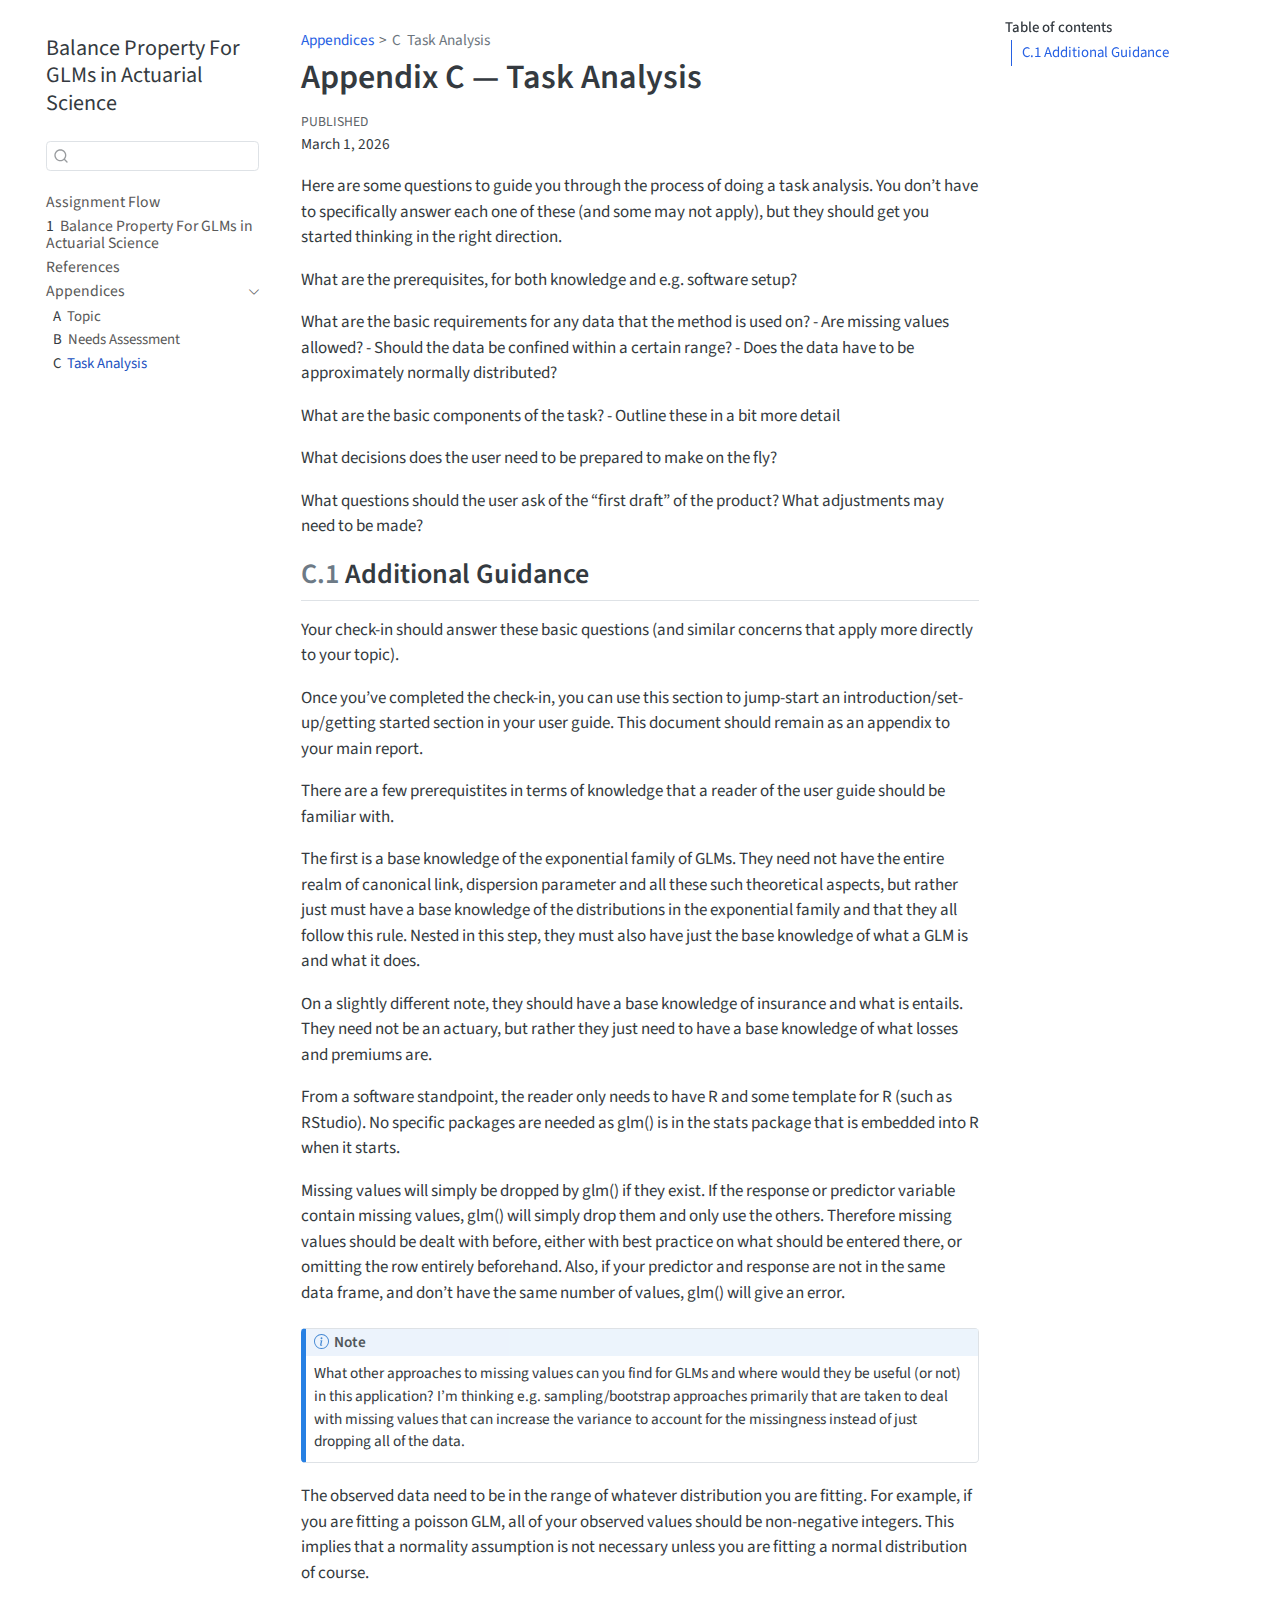
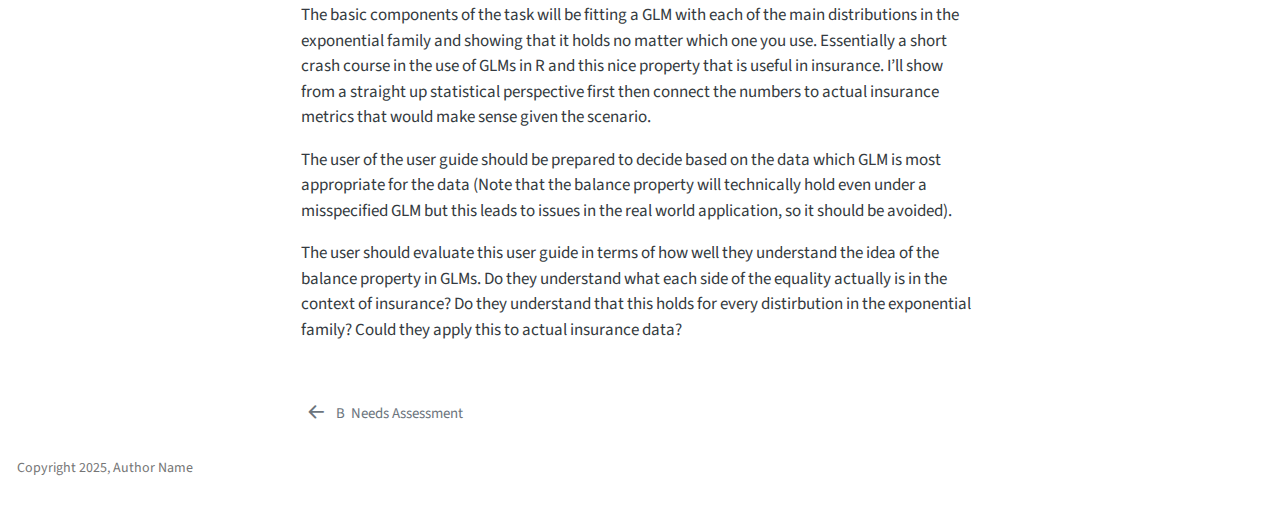
<file: docs/task-analysis.html>
<!DOCTYPE html>
<html xmlns="http://www.w3.org/1999/xhtml" lang="en" xml:lang="en"><head>

<meta charset="utf-8">
<meta name="generator" content="quarto-1.6.32">

<meta name="viewport" content="width=device-width, initial-scale=1.0, user-scalable=yes">

<meta name="dcterms.date" content="2026-03-01">

<title>Appendix C — Task Analysis – Balance Property For GLMs in Actuarial Science</title>
<style>
code{white-space: pre-wrap;}
span.smallcaps{font-variant: small-caps;}
div.columns{display: flex; gap: min(4vw, 1.5em);}
div.column{flex: auto; overflow-x: auto;}
div.hanging-indent{margin-left: 1.5em; text-indent: -1.5em;}
ul.task-list{list-style: none;}
ul.task-list li input[type="checkbox"] {
  width: 0.8em;
  margin: 0 0.8em 0.2em -1em; /* quarto-specific, see https://github.com/quarto-dev/quarto-cli/issues/4556 */ 
  vertical-align: middle;
}
</style>


<script src="site_libs/quarto-nav/quarto-nav.js"></script>
<script src="site_libs/quarto-nav/headroom.min.js"></script>
<script src="site_libs/clipboard/clipboard.min.js"></script>
<script src="site_libs/quarto-search/autocomplete.umd.js"></script>
<script src="site_libs/quarto-search/fuse.min.js"></script>
<script src="site_libs/quarto-search/quarto-search.js"></script>
<meta name="quarto:offset" content="./">
<link href="./needs.html" rel="prev">
<script src="site_libs/quarto-html/quarto.js"></script>
<script src="site_libs/quarto-html/popper.min.js"></script>
<script src="site_libs/quarto-html/tippy.umd.min.js"></script>
<script src="site_libs/quarto-html/anchor.min.js"></script>
<link href="site_libs/quarto-html/tippy.css" rel="stylesheet">
<link href="site_libs/quarto-html/quarto-syntax-highlighting-2a04f3694134fdc0690229208924d33b.css" rel="stylesheet" id="quarto-text-highlighting-styles">
<script src="site_libs/bootstrap/bootstrap.min.js"></script>
<link href="site_libs/bootstrap/bootstrap-icons.css" rel="stylesheet">
<link href="site_libs/bootstrap/bootstrap-1c44d428f97ff80731836fc539de4bed.min.css" rel="stylesheet" append-hash="true" id="quarto-bootstrap" data-mode="light">
<script id="quarto-search-options" type="application/json">{
  "location": "sidebar",
  "copy-button": false,
  "collapse-after": 3,
  "panel-placement": "start",
  "type": "textbox",
  "limit": 50,
  "keyboard-shortcut": [
    "f",
    "/",
    "s"
  ],
  "show-item-context": false,
  "language": {
    "search-no-results-text": "No results",
    "search-matching-documents-text": "matching documents",
    "search-copy-link-title": "Copy link to search",
    "search-hide-matches-text": "Hide additional matches",
    "search-more-match-text": "more match in this document",
    "search-more-matches-text": "more matches in this document",
    "search-clear-button-title": "Clear",
    "search-text-placeholder": "",
    "search-detached-cancel-button-title": "Cancel",
    "search-submit-button-title": "Submit",
    "search-label": "Search"
  }
}</script>


</head>

<body class="nav-sidebar floating">

<div id="quarto-search-results"></div>
  <header id="quarto-header" class="headroom fixed-top">
  <nav class="quarto-secondary-nav">
    <div class="container-fluid d-flex">
      <button type="button" class="quarto-btn-toggle btn" data-bs-toggle="collapse" role="button" data-bs-target=".quarto-sidebar-collapse-item" aria-controls="quarto-sidebar" aria-expanded="false" aria-label="Toggle sidebar navigation" onclick="if (window.quartoToggleHeadroom) { window.quartoToggleHeadroom(); }">
        <i class="bi bi-layout-text-sidebar-reverse"></i>
      </button>
        <nav class="quarto-page-breadcrumbs" aria-label="breadcrumb"><ol class="breadcrumb"><li class="breadcrumb-item"><a href="./topic.html">Appendices</a></li><li class="breadcrumb-item"><a href="./task-analysis.html"><span class="chapter-number">C</span>&nbsp; <span class="chapter-title">Task Analysis</span></a></li></ol></nav>
        <a class="flex-grow-1" role="navigation" data-bs-toggle="collapse" data-bs-target=".quarto-sidebar-collapse-item" aria-controls="quarto-sidebar" aria-expanded="false" aria-label="Toggle sidebar navigation" onclick="if (window.quartoToggleHeadroom) { window.quartoToggleHeadroom(); }">      
        </a>
      <button type="button" class="btn quarto-search-button" aria-label="Search" onclick="window.quartoOpenSearch();">
        <i class="bi bi-search"></i>
      </button>
    </div>
  </nav>
</header>
<!-- content -->
<div id="quarto-content" class="quarto-container page-columns page-rows-contents page-layout-article">
<!-- sidebar -->
  <nav id="quarto-sidebar" class="sidebar collapse collapse-horizontal quarto-sidebar-collapse-item sidebar-navigation floating overflow-auto">
    <div class="pt-lg-2 mt-2 text-left sidebar-header">
    <div class="sidebar-title mb-0 py-0">
      <a href="./">Balance Property For GLMs in Actuarial Science</a> 
    </div>
      </div>
        <div class="mt-2 flex-shrink-0 align-items-center">
        <div class="sidebar-search">
        <div id="quarto-search" class="" title="Search"></div>
        </div>
        </div>
    <div class="sidebar-menu-container"> 
    <ul class="list-unstyled mt-1">
        <li class="sidebar-item">
  <div class="sidebar-item-container"> 
  <a href="./index.html" class="sidebar-item-text sidebar-link">
 <span class="menu-text">Assignment Flow</span></a>
  </div>
</li>
        <li class="sidebar-item">
  <div class="sidebar-item-container"> 
  <a href="./guide.html" class="sidebar-item-text sidebar-link">
 <span class="menu-text"><span class="chapter-number">1</span>&nbsp; <span class="chapter-title">Balance Property For GLMs in Actuarial Science</span></span></a>
  </div>
</li>
        <li class="sidebar-item">
  <div class="sidebar-item-container"> 
  <a href="./references.html" class="sidebar-item-text sidebar-link">
 <span class="menu-text">References</span></a>
  </div>
</li>
        <li class="sidebar-item sidebar-item-section">
      <div class="sidebar-item-container"> 
            <a class="sidebar-item-text sidebar-link text-start" data-bs-toggle="collapse" data-bs-target="#quarto-sidebar-section-1" role="navigation" aria-expanded="true">
 <span class="menu-text">Appendices</span></a>
          <a class="sidebar-item-toggle text-start" data-bs-toggle="collapse" data-bs-target="#quarto-sidebar-section-1" role="navigation" aria-expanded="true" aria-label="Toggle section">
            <i class="bi bi-chevron-right ms-2"></i>
          </a> 
      </div>
      <ul id="quarto-sidebar-section-1" class="collapse list-unstyled sidebar-section depth1 show">  
          <li class="sidebar-item">
  <div class="sidebar-item-container"> 
  <a href="./topic.html" class="sidebar-item-text sidebar-link">
 <span class="menu-text"><span class="chapter-number">A</span>&nbsp; <span class="chapter-title">Topic</span></span></a>
  </div>
</li>
          <li class="sidebar-item">
  <div class="sidebar-item-container"> 
  <a href="./needs.html" class="sidebar-item-text sidebar-link">
 <span class="menu-text"><span class="chapter-number">B</span>&nbsp; <span class="chapter-title">Needs Assessment</span></span></a>
  </div>
</li>
          <li class="sidebar-item">
  <div class="sidebar-item-container"> 
  <a href="./task-analysis.html" class="sidebar-item-text sidebar-link active">
 <span class="menu-text"><span class="chapter-number">C</span>&nbsp; <span class="chapter-title">Task Analysis</span></span></a>
  </div>
</li>
      </ul>
  </li>
    </ul>
    </div>
</nav>
<div id="quarto-sidebar-glass" class="quarto-sidebar-collapse-item" data-bs-toggle="collapse" data-bs-target=".quarto-sidebar-collapse-item"></div>
<!-- margin-sidebar -->
    <div id="quarto-margin-sidebar" class="sidebar margin-sidebar">
        <nav id="TOC" role="doc-toc" class="toc-active">
    <h2 id="toc-title">Table of contents</h2>
   
  <ul>
  <li><a href="#additional-guidance" id="toc-additional-guidance" class="nav-link active" data-scroll-target="#additional-guidance"><span class="header-section-number">C.1</span> Additional Guidance</a></li>
  </ul>
</nav>
    </div>
<!-- main -->
<main class="content" id="quarto-document-content">

<header id="title-block-header" class="quarto-title-block default"><nav class="quarto-page-breadcrumbs quarto-title-breadcrumbs d-none d-lg-block" aria-label="breadcrumb"><ol class="breadcrumb"><li class="breadcrumb-item"><a href="./topic.html">Appendices</a></li><li class="breadcrumb-item"><a href="./task-analysis.html"><span class="chapter-number">C</span>&nbsp; <span class="chapter-title">Task Analysis</span></a></li></ol></nav>
<div class="quarto-title">
<h1 class="title">Appendix C — Task Analysis</h1>
</div>



<div class="quarto-title-meta">

    
    <div>
    <div class="quarto-title-meta-heading">Published</div>
    <div class="quarto-title-meta-contents">
      <p class="date">March 1, 2026</p>
    </div>
  </div>
  
    
  </div>
  


</header>


<p>Here are some questions to guide you through the process of doing a task analysis. You don’t have to specifically answer each one of these (and some may not apply), but they should get you started thinking in the right direction.</p>
<p>What are the prerequisites, for both knowledge and e.g.&nbsp;software setup?</p>
<p>What are the basic requirements for any data that the method is used on? - Are missing values allowed? - Should the data be confined within a certain range? - Does the data have to be approximately normally distributed?</p>
<p>What are the basic components of the task? - Outline these in a bit more detail</p>
<p>What decisions does the user need to be prepared to make on the fly?</p>
<p>What questions should the user ask of the “first draft” of the product? What adjustments may need to be made?</p>
<section id="additional-guidance" class="level2" data-number="C.1">
<h2 data-number="C.1" class="anchored" data-anchor-id="additional-guidance"><span class="header-section-number">C.1</span> Additional Guidance</h2>
<p>Your check-in should answer these basic questions (and similar concerns that apply more directly to your topic).</p>
<p>Once you’ve completed the check-in, you can use this section to jump-start an introduction/set-up/getting started section in your user guide. This document should remain as an appendix to your main report.</p>
<p>There are a few prerequistites in terms of knowledge that a reader of the user guide should be familiar with.</p>
<p>The first is a base knowledge of the exponential family of GLMs. They need not have the entire realm of canonical link, dispersion parameter and all these such theoretical aspects, but rather just must have a base knowledge of the distributions in the exponential family and that they all follow this rule. Nested in this step, they must also have just the base knowledge of what a GLM is and what it does.</p>
<p>On a slightly different note, they should have a base knowledge of insurance and what is entails. They need not be an actuary, but rather they just need to have a base knowledge of what losses and premiums are.</p>
<p>From a software standpoint, the reader only needs to have R and some template for R (such as RStudio). No specific packages are needed as glm() is in the stats package that is embedded into R when it starts.</p>
<p>Missing values will simply be dropped by glm() if they exist. If the response or predictor variable contain missing values, glm() will simply drop them and only use the others. Therefore missing values should be dealt with before, either with best practice on what should be entered there, or omitting the row entirely beforehand. Also, if your predictor and response are not in the same data frame, and don’t have the same number of values, glm() will give an error.</p>
<div class="callout callout-style-default callout-note callout-titled">
<div class="callout-header d-flex align-content-center">
<div class="callout-icon-container">
<i class="callout-icon"></i>
</div>
<div class="callout-title-container flex-fill">
Note
</div>
</div>
<div class="callout-body-container callout-body">
<p>What other approaches to missing values can you find for GLMs and where would they be useful (or not) in this application? I’m thinking e.g.&nbsp;sampling/bootstrap approaches primarily that are taken to deal with missing values that can increase the variance to account for the missingness instead of just dropping all of the data.</p>
</div>
</div>
<p>The observed data need to be in the range of whatever distribution you are fitting. For example, if you are fitting a poisson GLM, all of your observed values should be non-negative integers. This implies that a normality assumption is not necessary unless you are fitting a normal distribution of course.</p>
<p>The basic components of the task will be fitting a GLM with each of the main distributions in the exponential family and showing that it holds no matter which one you use. Essentially a short crash course in the use of GLMs in R and this nice property that is useful in insurance. I’ll show from a straight up statistical perspective first then connect the numbers to actual insurance metrics that would make sense given the scenario.</p>
<p>The user of the user guide should be prepared to decide based on the data which GLM is most appropriate for the data (Note that the balance property will technically hold even under a misspecified GLM but this leads to issues in the real world application, so it should be avoided).</p>
<p>The user should evaluate this user guide in terms of how well they understand the idea of the balance property in GLMs. Do they understand what each side of the equality actually is in the context of insurance? Do they understand that this holds for every distirbution in the exponential family? Could they apply this to actual insurance data?</p>


</section>

</main> <!-- /main -->
<script id="quarto-html-after-body" type="application/javascript">
window.document.addEventListener("DOMContentLoaded", function (event) {
  const toggleBodyColorMode = (bsSheetEl) => {
    const mode = bsSheetEl.getAttribute("data-mode");
    const bodyEl = window.document.querySelector("body");
    if (mode === "dark") {
      bodyEl.classList.add("quarto-dark");
      bodyEl.classList.remove("quarto-light");
    } else {
      bodyEl.classList.add("quarto-light");
      bodyEl.classList.remove("quarto-dark");
    }
  }
  const toggleBodyColorPrimary = () => {
    const bsSheetEl = window.document.querySelector("link#quarto-bootstrap");
    if (bsSheetEl) {
      toggleBodyColorMode(bsSheetEl);
    }
  }
  toggleBodyColorPrimary();  
  const icon = "";
  const anchorJS = new window.AnchorJS();
  anchorJS.options = {
    placement: 'right',
    icon: icon
  };
  anchorJS.add('.anchored');
  const isCodeAnnotation = (el) => {
    for (const clz of el.classList) {
      if (clz.startsWith('code-annotation-')) {                     
        return true;
      }
    }
    return false;
  }
  const onCopySuccess = function(e) {
    // button target
    const button = e.trigger;
    // don't keep focus
    button.blur();
    // flash "checked"
    button.classList.add('code-copy-button-checked');
    var currentTitle = button.getAttribute("title");
    button.setAttribute("title", "Copied!");
    let tooltip;
    if (window.bootstrap) {
      button.setAttribute("data-bs-toggle", "tooltip");
      button.setAttribute("data-bs-placement", "left");
      button.setAttribute("data-bs-title", "Copied!");
      tooltip = new bootstrap.Tooltip(button, 
        { trigger: "manual", 
          customClass: "code-copy-button-tooltip",
          offset: [0, -8]});
      tooltip.show();    
    }
    setTimeout(function() {
      if (tooltip) {
        tooltip.hide();
        button.removeAttribute("data-bs-title");
        button.removeAttribute("data-bs-toggle");
        button.removeAttribute("data-bs-placement");
      }
      button.setAttribute("title", currentTitle);
      button.classList.remove('code-copy-button-checked');
    }, 1000);
    // clear code selection
    e.clearSelection();
  }
  const getTextToCopy = function(trigger) {
      const codeEl = trigger.previousElementSibling.cloneNode(true);
      for (const childEl of codeEl.children) {
        if (isCodeAnnotation(childEl)) {
          childEl.remove();
        }
      }
      return codeEl.innerText;
  }
  const clipboard = new window.ClipboardJS('.code-copy-button:not([data-in-quarto-modal])', {
    text: getTextToCopy
  });
  clipboard.on('success', onCopySuccess);
  if (window.document.getElementById('quarto-embedded-source-code-modal')) {
    // For code content inside modals, clipBoardJS needs to be initialized with a container option
    // TODO: Check when it could be a function (https://github.com/zenorocha/clipboard.js/issues/860)
    const clipboardModal = new window.ClipboardJS('.code-copy-button[data-in-quarto-modal]', {
      text: getTextToCopy,
      container: window.document.getElementById('quarto-embedded-source-code-modal')
    });
    clipboardModal.on('success', onCopySuccess);
  }
    var localhostRegex = new RegExp(/^(?:http|https):\/\/localhost\:?[0-9]*\//);
    var mailtoRegex = new RegExp(/^mailto:/);
      var filterRegex = new RegExp('/' + window.location.host + '/');
    var isInternal = (href) => {
        return filterRegex.test(href) || localhostRegex.test(href) || mailtoRegex.test(href);
    }
    // Inspect non-navigation links and adorn them if external
 	var links = window.document.querySelectorAll('a[href]:not(.nav-link):not(.navbar-brand):not(.toc-action):not(.sidebar-link):not(.sidebar-item-toggle):not(.pagination-link):not(.no-external):not([aria-hidden]):not(.dropdown-item):not(.quarto-navigation-tool):not(.about-link)');
    for (var i=0; i<links.length; i++) {
      const link = links[i];
      if (!isInternal(link.href)) {
        // undo the damage that might have been done by quarto-nav.js in the case of
        // links that we want to consider external
        if (link.dataset.originalHref !== undefined) {
          link.href = link.dataset.originalHref;
        }
      }
    }
  function tippyHover(el, contentFn, onTriggerFn, onUntriggerFn) {
    const config = {
      allowHTML: true,
      maxWidth: 500,
      delay: 100,
      arrow: false,
      appendTo: function(el) {
          return el.parentElement;
      },
      interactive: true,
      interactiveBorder: 10,
      theme: 'quarto',
      placement: 'bottom-start',
    };
    if (contentFn) {
      config.content = contentFn;
    }
    if (onTriggerFn) {
      config.onTrigger = onTriggerFn;
    }
    if (onUntriggerFn) {
      config.onUntrigger = onUntriggerFn;
    }
    window.tippy(el, config); 
  }
  const noterefs = window.document.querySelectorAll('a[role="doc-noteref"]');
  for (var i=0; i<noterefs.length; i++) {
    const ref = noterefs[i];
    tippyHover(ref, function() {
      // use id or data attribute instead here
      let href = ref.getAttribute('data-footnote-href') || ref.getAttribute('href');
      try { href = new URL(href).hash; } catch {}
      const id = href.replace(/^#\/?/, "");
      const note = window.document.getElementById(id);
      if (note) {
        return note.innerHTML;
      } else {
        return "";
      }
    });
  }
  const xrefs = window.document.querySelectorAll('a.quarto-xref');
  const processXRef = (id, note) => {
    // Strip column container classes
    const stripColumnClz = (el) => {
      el.classList.remove("page-full", "page-columns");
      if (el.children) {
        for (const child of el.children) {
          stripColumnClz(child);
        }
      }
    }
    stripColumnClz(note)
    if (id === null || id.startsWith('sec-')) {
      // Special case sections, only their first couple elements
      const container = document.createElement("div");
      if (note.children && note.children.length > 2) {
        container.appendChild(note.children[0].cloneNode(true));
        for (let i = 1; i < note.children.length; i++) {
          const child = note.children[i];
          if (child.tagName === "P" && child.innerText === "") {
            continue;
          } else {
            container.appendChild(child.cloneNode(true));
            break;
          }
        }
        if (window.Quarto?.typesetMath) {
          window.Quarto.typesetMath(container);
        }
        return container.innerHTML
      } else {
        if (window.Quarto?.typesetMath) {
          window.Quarto.typesetMath(note);
        }
        return note.innerHTML;
      }
    } else {
      // Remove any anchor links if they are present
      const anchorLink = note.querySelector('a.anchorjs-link');
      if (anchorLink) {
        anchorLink.remove();
      }
      if (window.Quarto?.typesetMath) {
        window.Quarto.typesetMath(note);
      }
      // TODO in 1.5, we should make sure this works without a callout special case
      if (note.classList.contains("callout")) {
        return note.outerHTML;
      } else {
        return note.innerHTML;
      }
    }
  }
  for (var i=0; i<xrefs.length; i++) {
    const xref = xrefs[i];
    tippyHover(xref, undefined, function(instance) {
      instance.disable();
      let url = xref.getAttribute('href');
      let hash = undefined; 
      if (url.startsWith('#')) {
        hash = url;
      } else {
        try { hash = new URL(url).hash; } catch {}
      }
      if (hash) {
        const id = hash.replace(/^#\/?/, "");
        const note = window.document.getElementById(id);
        if (note !== null) {
          try {
            const html = processXRef(id, note.cloneNode(true));
            instance.setContent(html);
          } finally {
            instance.enable();
            instance.show();
          }
        } else {
          // See if we can fetch this
          fetch(url.split('#')[0])
          .then(res => res.text())
          .then(html => {
            const parser = new DOMParser();
            const htmlDoc = parser.parseFromString(html, "text/html");
            const note = htmlDoc.getElementById(id);
            if (note !== null) {
              const html = processXRef(id, note);
              instance.setContent(html);
            } 
          }).finally(() => {
            instance.enable();
            instance.show();
          });
        }
      } else {
        // See if we can fetch a full url (with no hash to target)
        // This is a special case and we should probably do some content thinning / targeting
        fetch(url)
        .then(res => res.text())
        .then(html => {
          const parser = new DOMParser();
          const htmlDoc = parser.parseFromString(html, "text/html");
          const note = htmlDoc.querySelector('main.content');
          if (note !== null) {
            // This should only happen for chapter cross references
            // (since there is no id in the URL)
            // remove the first header
            if (note.children.length > 0 && note.children[0].tagName === "HEADER") {
              note.children[0].remove();
            }
            const html = processXRef(null, note);
            instance.setContent(html);
          } 
        }).finally(() => {
          instance.enable();
          instance.show();
        });
      }
    }, function(instance) {
    });
  }
      let selectedAnnoteEl;
      const selectorForAnnotation = ( cell, annotation) => {
        let cellAttr = 'data-code-cell="' + cell + '"';
        let lineAttr = 'data-code-annotation="' +  annotation + '"';
        const selector = 'span[' + cellAttr + '][' + lineAttr + ']';
        return selector;
      }
      const selectCodeLines = (annoteEl) => {
        const doc = window.document;
        const targetCell = annoteEl.getAttribute("data-target-cell");
        const targetAnnotation = annoteEl.getAttribute("data-target-annotation");
        const annoteSpan = window.document.querySelector(selectorForAnnotation(targetCell, targetAnnotation));
        const lines = annoteSpan.getAttribute("data-code-lines").split(",");
        const lineIds = lines.map((line) => {
          return targetCell + "-" + line;
        })
        let top = null;
        let height = null;
        let parent = null;
        if (lineIds.length > 0) {
            //compute the position of the single el (top and bottom and make a div)
            const el = window.document.getElementById(lineIds[0]);
            top = el.offsetTop;
            height = el.offsetHeight;
            parent = el.parentElement.parentElement;
          if (lineIds.length > 1) {
            const lastEl = window.document.getElementById(lineIds[lineIds.length - 1]);
            const bottom = lastEl.offsetTop + lastEl.offsetHeight;
            height = bottom - top;
          }
          if (top !== null && height !== null && parent !== null) {
            // cook up a div (if necessary) and position it 
            let div = window.document.getElementById("code-annotation-line-highlight");
            if (div === null) {
              div = window.document.createElement("div");
              div.setAttribute("id", "code-annotation-line-highlight");
              div.style.position = 'absolute';
              parent.appendChild(div);
            }
            div.style.top = top - 2 + "px";
            div.style.height = height + 4 + "px";
            div.style.left = 0;
            let gutterDiv = window.document.getElementById("code-annotation-line-highlight-gutter");
            if (gutterDiv === null) {
              gutterDiv = window.document.createElement("div");
              gutterDiv.setAttribute("id", "code-annotation-line-highlight-gutter");
              gutterDiv.style.position = 'absolute';
              const codeCell = window.document.getElementById(targetCell);
              const gutter = codeCell.querySelector('.code-annotation-gutter');
              gutter.appendChild(gutterDiv);
            }
            gutterDiv.style.top = top - 2 + "px";
            gutterDiv.style.height = height + 4 + "px";
          }
          selectedAnnoteEl = annoteEl;
        }
      };
      const unselectCodeLines = () => {
        const elementsIds = ["code-annotation-line-highlight", "code-annotation-line-highlight-gutter"];
        elementsIds.forEach((elId) => {
          const div = window.document.getElementById(elId);
          if (div) {
            div.remove();
          }
        });
        selectedAnnoteEl = undefined;
      };
        // Handle positioning of the toggle
    window.addEventListener(
      "resize",
      throttle(() => {
        elRect = undefined;
        if (selectedAnnoteEl) {
          selectCodeLines(selectedAnnoteEl);
        }
      }, 10)
    );
    function throttle(fn, ms) {
    let throttle = false;
    let timer;
      return (...args) => {
        if(!throttle) { // first call gets through
            fn.apply(this, args);
            throttle = true;
        } else { // all the others get throttled
            if(timer) clearTimeout(timer); // cancel #2
            timer = setTimeout(() => {
              fn.apply(this, args);
              timer = throttle = false;
            }, ms);
        }
      };
    }
      // Attach click handler to the DT
      const annoteDls = window.document.querySelectorAll('dt[data-target-cell]');
      for (const annoteDlNode of annoteDls) {
        annoteDlNode.addEventListener('click', (event) => {
          const clickedEl = event.target;
          if (clickedEl !== selectedAnnoteEl) {
            unselectCodeLines();
            const activeEl = window.document.querySelector('dt[data-target-cell].code-annotation-active');
            if (activeEl) {
              activeEl.classList.remove('code-annotation-active');
            }
            selectCodeLines(clickedEl);
            clickedEl.classList.add('code-annotation-active');
          } else {
            // Unselect the line
            unselectCodeLines();
            clickedEl.classList.remove('code-annotation-active');
          }
        });
      }
  const findCites = (el) => {
    const parentEl = el.parentElement;
    if (parentEl) {
      const cites = parentEl.dataset.cites;
      if (cites) {
        return {
          el,
          cites: cites.split(' ')
        };
      } else {
        return findCites(el.parentElement)
      }
    } else {
      return undefined;
    }
  };
  var bibliorefs = window.document.querySelectorAll('a[role="doc-biblioref"]');
  for (var i=0; i<bibliorefs.length; i++) {
    const ref = bibliorefs[i];
    const citeInfo = findCites(ref);
    if (citeInfo) {
      tippyHover(citeInfo.el, function() {
        var popup = window.document.createElement('div');
        citeInfo.cites.forEach(function(cite) {
          var citeDiv = window.document.createElement('div');
          citeDiv.classList.add('hanging-indent');
          citeDiv.classList.add('csl-entry');
          var biblioDiv = window.document.getElementById('ref-' + cite);
          if (biblioDiv) {
            citeDiv.innerHTML = biblioDiv.innerHTML;
          }
          popup.appendChild(citeDiv);
        });
        return popup.innerHTML;
      });
    }
  }
});
</script>
<nav class="page-navigation">
  <div class="nav-page nav-page-previous">
      <a href="./needs.html" class="pagination-link" aria-label="Needs Assessment">
        <i class="bi bi-arrow-left-short"></i> <span class="nav-page-text"><span class="chapter-number">B</span>&nbsp; <span class="chapter-title">Needs Assessment</span></span>
      </a>          
  </div>
  <div class="nav-page nav-page-next">
  </div>
</nav>
</div> <!-- /content -->
<footer class="footer">
  <div class="nav-footer">
    <div class="nav-footer-left">
<p>Copyright 2025, Author Name</p>
</div>   
    <div class="nav-footer-center">
      &nbsp;
    </div>
    <div class="nav-footer-right">
      &nbsp;
    </div>
  </div>
</footer>




</body></html>
</file>
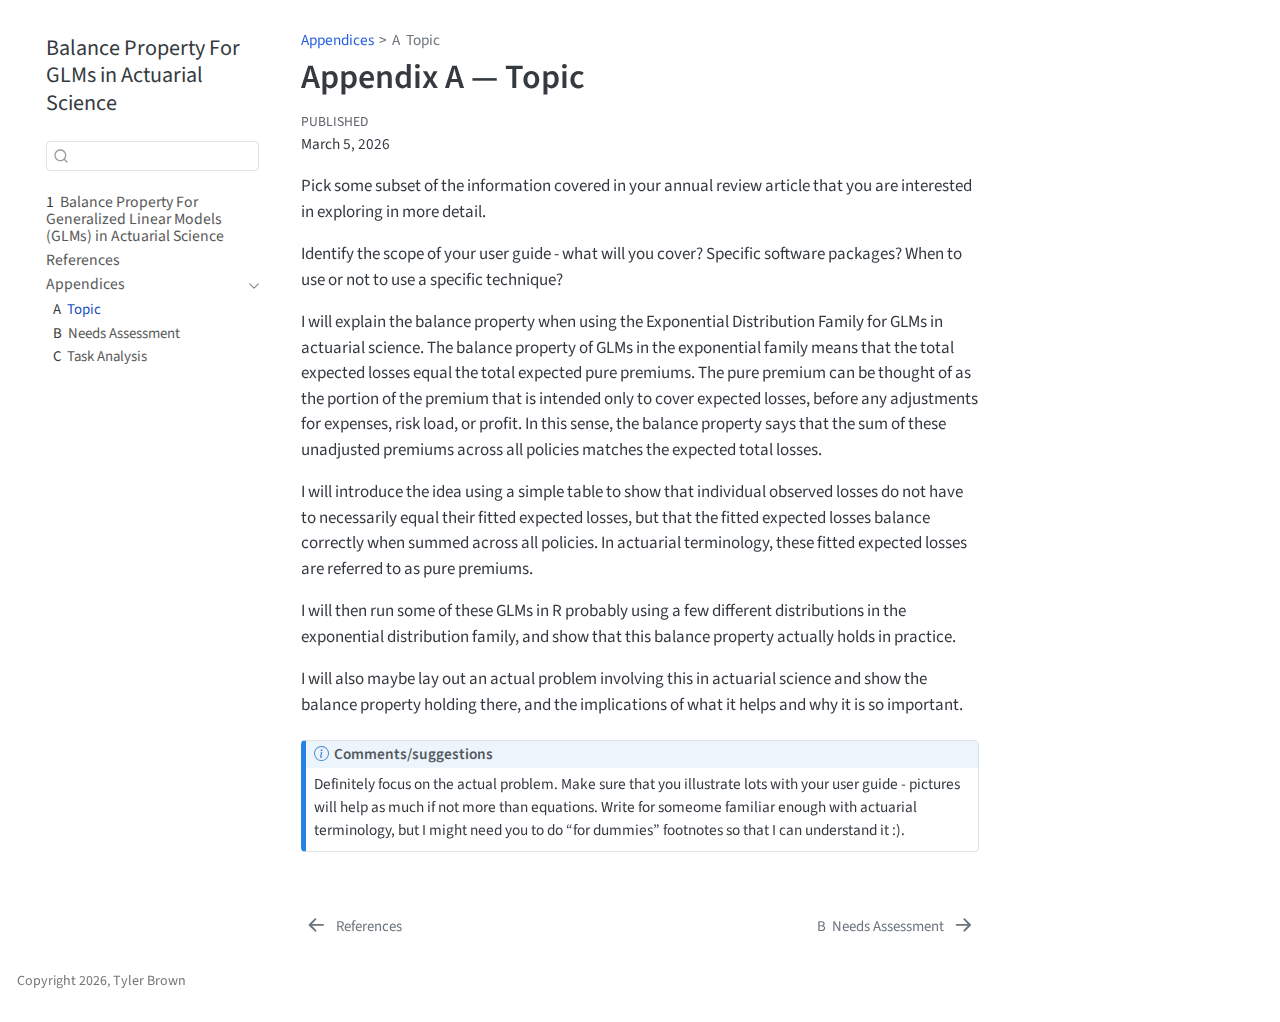
<file: docs/topic.html>
<!DOCTYPE html>
<html xmlns="http://www.w3.org/1999/xhtml" lang="en" xml:lang="en"><head>

<meta charset="utf-8">
<meta name="generator" content="quarto-1.6.32">

<meta name="viewport" content="width=device-width, initial-scale=1.0, user-scalable=yes">

<meta name="dcterms.date" content="2026-03-05">

<title>Appendix A — Topic – Balance Property For GLMs in Actuarial Science</title>
<style>
code{white-space: pre-wrap;}
span.smallcaps{font-variant: small-caps;}
div.columns{display: flex; gap: min(4vw, 1.5em);}
div.column{flex: auto; overflow-x: auto;}
div.hanging-indent{margin-left: 1.5em; text-indent: -1.5em;}
ul.task-list{list-style: none;}
ul.task-list li input[type="checkbox"] {
  width: 0.8em;
  margin: 0 0.8em 0.2em -1em; /* quarto-specific, see https://github.com/quarto-dev/quarto-cli/issues/4556 */ 
  vertical-align: middle;
}
</style>


<script src="site_libs/quarto-nav/quarto-nav.js"></script>
<script src="site_libs/quarto-nav/headroom.min.js"></script>
<script src="site_libs/clipboard/clipboard.min.js"></script>
<script src="site_libs/quarto-search/autocomplete.umd.js"></script>
<script src="site_libs/quarto-search/fuse.min.js"></script>
<script src="site_libs/quarto-search/quarto-search.js"></script>
<meta name="quarto:offset" content="./">
<link href="./needs.html" rel="next">
<link href="./references.html" rel="prev">
<script src="site_libs/quarto-html/quarto.js"></script>
<script src="site_libs/quarto-html/popper.min.js"></script>
<script src="site_libs/quarto-html/tippy.umd.min.js"></script>
<script src="site_libs/quarto-html/anchor.min.js"></script>
<link href="site_libs/quarto-html/tippy.css" rel="stylesheet">
<link href="site_libs/quarto-html/quarto-syntax-highlighting-2a04f3694134fdc0690229208924d33b.css" rel="stylesheet" id="quarto-text-highlighting-styles">
<script src="site_libs/bootstrap/bootstrap.min.js"></script>
<link href="site_libs/bootstrap/bootstrap-icons.css" rel="stylesheet">
<link href="site_libs/bootstrap/bootstrap-1c44d428f97ff80731836fc539de4bed.min.css" rel="stylesheet" append-hash="true" id="quarto-bootstrap" data-mode="light">
<script id="quarto-search-options" type="application/json">{
  "location": "sidebar",
  "copy-button": false,
  "collapse-after": 3,
  "panel-placement": "start",
  "type": "textbox",
  "limit": 50,
  "keyboard-shortcut": [
    "f",
    "/",
    "s"
  ],
  "show-item-context": false,
  "language": {
    "search-no-results-text": "No results",
    "search-matching-documents-text": "matching documents",
    "search-copy-link-title": "Copy link to search",
    "search-hide-matches-text": "Hide additional matches",
    "search-more-match-text": "more match in this document",
    "search-more-matches-text": "more matches in this document",
    "search-clear-button-title": "Clear",
    "search-text-placeholder": "",
    "search-detached-cancel-button-title": "Cancel",
    "search-submit-button-title": "Submit",
    "search-label": "Search"
  }
}</script>


</head>

<body class="nav-sidebar floating">

<div id="quarto-search-results"></div>
  <header id="quarto-header" class="headroom fixed-top">
  <nav class="quarto-secondary-nav">
    <div class="container-fluid d-flex">
      <button type="button" class="quarto-btn-toggle btn" data-bs-toggle="collapse" role="button" data-bs-target=".quarto-sidebar-collapse-item" aria-controls="quarto-sidebar" aria-expanded="false" aria-label="Toggle sidebar navigation" onclick="if (window.quartoToggleHeadroom) { window.quartoToggleHeadroom(); }">
        <i class="bi bi-layout-text-sidebar-reverse"></i>
      </button>
        <nav class="quarto-page-breadcrumbs" aria-label="breadcrumb"><ol class="breadcrumb"><li class="breadcrumb-item"><a href="./topic.html">Appendices</a></li><li class="breadcrumb-item"><a href="./topic.html"><span class="chapter-number">A</span>&nbsp; <span class="chapter-title">Topic</span></a></li></ol></nav>
        <a class="flex-grow-1" role="navigation" data-bs-toggle="collapse" data-bs-target=".quarto-sidebar-collapse-item" aria-controls="quarto-sidebar" aria-expanded="false" aria-label="Toggle sidebar navigation" onclick="if (window.quartoToggleHeadroom) { window.quartoToggleHeadroom(); }">      
        </a>
      <button type="button" class="btn quarto-search-button" aria-label="Search" onclick="window.quartoOpenSearch();">
        <i class="bi bi-search"></i>
      </button>
    </div>
  </nav>
</header>
<!-- content -->
<div id="quarto-content" class="quarto-container page-columns page-rows-contents page-layout-article">
<!-- sidebar -->
  <nav id="quarto-sidebar" class="sidebar collapse collapse-horizontal quarto-sidebar-collapse-item sidebar-navigation floating overflow-auto">
    <div class="pt-lg-2 mt-2 text-left sidebar-header">
    <div class="sidebar-title mb-0 py-0">
      <a href="./">Balance Property For GLMs in Actuarial Science</a> 
    </div>
      </div>
        <div class="mt-2 flex-shrink-0 align-items-center">
        <div class="sidebar-search">
        <div id="quarto-search" class="" title="Search"></div>
        </div>
        </div>
    <div class="sidebar-menu-container"> 
    <ul class="list-unstyled mt-1">
        <li class="sidebar-item">
  <div class="sidebar-item-container"> 
  <a href="./index.html" class="sidebar-item-text sidebar-link">
 <span class="menu-text"><span class="chapter-number">1</span>&nbsp; <span class="chapter-title">Balance Property For Generalized Linear Models (GLMs) in Actuarial Science</span></span></a>
  </div>
</li>
        <li class="sidebar-item">
  <div class="sidebar-item-container"> 
  <a href="./references.html" class="sidebar-item-text sidebar-link">
 <span class="menu-text">References</span></a>
  </div>
</li>
        <li class="sidebar-item sidebar-item-section">
      <div class="sidebar-item-container"> 
            <a class="sidebar-item-text sidebar-link text-start" data-bs-toggle="collapse" data-bs-target="#quarto-sidebar-section-1" role="navigation" aria-expanded="true">
 <span class="menu-text">Appendices</span></a>
          <a class="sidebar-item-toggle text-start" data-bs-toggle="collapse" data-bs-target="#quarto-sidebar-section-1" role="navigation" aria-expanded="true" aria-label="Toggle section">
            <i class="bi bi-chevron-right ms-2"></i>
          </a> 
      </div>
      <ul id="quarto-sidebar-section-1" class="collapse list-unstyled sidebar-section depth1 show">  
          <li class="sidebar-item">
  <div class="sidebar-item-container"> 
  <a href="./topic.html" class="sidebar-item-text sidebar-link active">
 <span class="menu-text"><span class="chapter-number">A</span>&nbsp; <span class="chapter-title">Topic</span></span></a>
  </div>
</li>
          <li class="sidebar-item">
  <div class="sidebar-item-container"> 
  <a href="./needs.html" class="sidebar-item-text sidebar-link">
 <span class="menu-text"><span class="chapter-number">B</span>&nbsp; <span class="chapter-title">Needs Assessment</span></span></a>
  </div>
</li>
          <li class="sidebar-item">
  <div class="sidebar-item-container"> 
  <a href="./task-analysis.html" class="sidebar-item-text sidebar-link">
 <span class="menu-text"><span class="chapter-number">C</span>&nbsp; <span class="chapter-title">Task Analysis</span></span></a>
  </div>
</li>
      </ul>
  </li>
    </ul>
    </div>
</nav>
<div id="quarto-sidebar-glass" class="quarto-sidebar-collapse-item" data-bs-toggle="collapse" data-bs-target=".quarto-sidebar-collapse-item"></div>
<!-- margin-sidebar -->
    <div id="quarto-margin-sidebar" class="sidebar margin-sidebar zindex-bottom">
        
    </div>
<!-- main -->
<main class="content" id="quarto-document-content">

<header id="title-block-header" class="quarto-title-block default"><nav class="quarto-page-breadcrumbs quarto-title-breadcrumbs d-none d-lg-block" aria-label="breadcrumb"><ol class="breadcrumb"><li class="breadcrumb-item"><a href="./topic.html">Appendices</a></li><li class="breadcrumb-item"><a href="./topic.html"><span class="chapter-number">A</span>&nbsp; <span class="chapter-title">Topic</span></a></li></ol></nav>
<div class="quarto-title">
<h1 class="title">Appendix A — Topic</h1>
</div>



<div class="quarto-title-meta">

    
    <div>
    <div class="quarto-title-meta-heading">Published</div>
    <div class="quarto-title-meta-contents">
      <p class="date">March 5, 2026</p>
    </div>
  </div>
  
    
  </div>
  


</header>


<p>Pick some subset of the information covered in your annual review article that you are interested in exploring in more detail.</p>
<p>Identify the scope of your user guide - what will you cover? Specific software packages? When to use or not to use a specific technique?</p>
<p>I will explain the balance property when using the Exponential Distribution Family for GLMs in actuarial science. The balance property of GLMs in the exponential family means that the total expected losses equal the total expected pure premiums. The pure premium can be thought of as the portion of the premium that is intended only to cover expected losses, before any adjustments for expenses, risk load, or profit. In this sense, the balance property says that the sum of these unadjusted premiums across all policies matches the expected total losses.</p>
<p>I will introduce the idea using a simple table to show that individual observed losses do not have to necessarily equal their fitted expected losses, but that the fitted expected losses balance correctly when summed across all policies. In actuarial terminology, these fitted expected losses are referred to as pure premiums.</p>
<p>I will then run some of these GLMs in R probably using a few different distributions in the exponential distribution family, and show that this balance property actually holds in practice.</p>
<p>I will also maybe lay out an actual problem involving this in actuarial science and show the balance property holding there, and the implications of what it helps and why it is so important.</p>
<div class="callout callout-style-default callout-note callout-titled">
<div class="callout-header d-flex align-content-center">
<div class="callout-icon-container">
<i class="callout-icon"></i>
</div>
<div class="callout-title-container flex-fill">
Comments/suggestions
</div>
</div>
<div class="callout-body-container callout-body">
<p>Definitely focus on the actual problem. Make sure that you illustrate lots with your user guide - pictures will help as much if not more than equations. Write for someome familiar enough with actuarial terminology, but I might need you to do “for dummies” footnotes so that I can understand it :).</p>
</div>
</div>



</main> <!-- /main -->
<script id="quarto-html-after-body" type="application/javascript">
window.document.addEventListener("DOMContentLoaded", function (event) {
  const toggleBodyColorMode = (bsSheetEl) => {
    const mode = bsSheetEl.getAttribute("data-mode");
    const bodyEl = window.document.querySelector("body");
    if (mode === "dark") {
      bodyEl.classList.add("quarto-dark");
      bodyEl.classList.remove("quarto-light");
    } else {
      bodyEl.classList.add("quarto-light");
      bodyEl.classList.remove("quarto-dark");
    }
  }
  const toggleBodyColorPrimary = () => {
    const bsSheetEl = window.document.querySelector("link#quarto-bootstrap");
    if (bsSheetEl) {
      toggleBodyColorMode(bsSheetEl);
    }
  }
  toggleBodyColorPrimary();  
  const icon = "";
  const anchorJS = new window.AnchorJS();
  anchorJS.options = {
    placement: 'right',
    icon: icon
  };
  anchorJS.add('.anchored');
  const isCodeAnnotation = (el) => {
    for (const clz of el.classList) {
      if (clz.startsWith('code-annotation-')) {                     
        return true;
      }
    }
    return false;
  }
  const onCopySuccess = function(e) {
    // button target
    const button = e.trigger;
    // don't keep focus
    button.blur();
    // flash "checked"
    button.classList.add('code-copy-button-checked');
    var currentTitle = button.getAttribute("title");
    button.setAttribute("title", "Copied!");
    let tooltip;
    if (window.bootstrap) {
      button.setAttribute("data-bs-toggle", "tooltip");
      button.setAttribute("data-bs-placement", "left");
      button.setAttribute("data-bs-title", "Copied!");
      tooltip = new bootstrap.Tooltip(button, 
        { trigger: "manual", 
          customClass: "code-copy-button-tooltip",
          offset: [0, -8]});
      tooltip.show();    
    }
    setTimeout(function() {
      if (tooltip) {
        tooltip.hide();
        button.removeAttribute("data-bs-title");
        button.removeAttribute("data-bs-toggle");
        button.removeAttribute("data-bs-placement");
      }
      button.setAttribute("title", currentTitle);
      button.classList.remove('code-copy-button-checked');
    }, 1000);
    // clear code selection
    e.clearSelection();
  }
  const getTextToCopy = function(trigger) {
      const codeEl = trigger.previousElementSibling.cloneNode(true);
      for (const childEl of codeEl.children) {
        if (isCodeAnnotation(childEl)) {
          childEl.remove();
        }
      }
      return codeEl.innerText;
  }
  const clipboard = new window.ClipboardJS('.code-copy-button:not([data-in-quarto-modal])', {
    text: getTextToCopy
  });
  clipboard.on('success', onCopySuccess);
  if (window.document.getElementById('quarto-embedded-source-code-modal')) {
    // For code content inside modals, clipBoardJS needs to be initialized with a container option
    // TODO: Check when it could be a function (https://github.com/zenorocha/clipboard.js/issues/860)
    const clipboardModal = new window.ClipboardJS('.code-copy-button[data-in-quarto-modal]', {
      text: getTextToCopy,
      container: window.document.getElementById('quarto-embedded-source-code-modal')
    });
    clipboardModal.on('success', onCopySuccess);
  }
    var localhostRegex = new RegExp(/^(?:http|https):\/\/localhost\:?[0-9]*\//);
    var mailtoRegex = new RegExp(/^mailto:/);
      var filterRegex = new RegExp('/' + window.location.host + '/');
    var isInternal = (href) => {
        return filterRegex.test(href) || localhostRegex.test(href) || mailtoRegex.test(href);
    }
    // Inspect non-navigation links and adorn them if external
 	var links = window.document.querySelectorAll('a[href]:not(.nav-link):not(.navbar-brand):not(.toc-action):not(.sidebar-link):not(.sidebar-item-toggle):not(.pagination-link):not(.no-external):not([aria-hidden]):not(.dropdown-item):not(.quarto-navigation-tool):not(.about-link)');
    for (var i=0; i<links.length; i++) {
      const link = links[i];
      if (!isInternal(link.href)) {
        // undo the damage that might have been done by quarto-nav.js in the case of
        // links that we want to consider external
        if (link.dataset.originalHref !== undefined) {
          link.href = link.dataset.originalHref;
        }
      }
    }
  function tippyHover(el, contentFn, onTriggerFn, onUntriggerFn) {
    const config = {
      allowHTML: true,
      maxWidth: 500,
      delay: 100,
      arrow: false,
      appendTo: function(el) {
          return el.parentElement;
      },
      interactive: true,
      interactiveBorder: 10,
      theme: 'quarto',
      placement: 'bottom-start',
    };
    if (contentFn) {
      config.content = contentFn;
    }
    if (onTriggerFn) {
      config.onTrigger = onTriggerFn;
    }
    if (onUntriggerFn) {
      config.onUntrigger = onUntriggerFn;
    }
    window.tippy(el, config); 
  }
  const noterefs = window.document.querySelectorAll('a[role="doc-noteref"]');
  for (var i=0; i<noterefs.length; i++) {
    const ref = noterefs[i];
    tippyHover(ref, function() {
      // use id or data attribute instead here
      let href = ref.getAttribute('data-footnote-href') || ref.getAttribute('href');
      try { href = new URL(href).hash; } catch {}
      const id = href.replace(/^#\/?/, "");
      const note = window.document.getElementById(id);
      if (note) {
        return note.innerHTML;
      } else {
        return "";
      }
    });
  }
  const xrefs = window.document.querySelectorAll('a.quarto-xref');
  const processXRef = (id, note) => {
    // Strip column container classes
    const stripColumnClz = (el) => {
      el.classList.remove("page-full", "page-columns");
      if (el.children) {
        for (const child of el.children) {
          stripColumnClz(child);
        }
      }
    }
    stripColumnClz(note)
    if (id === null || id.startsWith('sec-')) {
      // Special case sections, only their first couple elements
      const container = document.createElement("div");
      if (note.children && note.children.length > 2) {
        container.appendChild(note.children[0].cloneNode(true));
        for (let i = 1; i < note.children.length; i++) {
          const child = note.children[i];
          if (child.tagName === "P" && child.innerText === "") {
            continue;
          } else {
            container.appendChild(child.cloneNode(true));
            break;
          }
        }
        if (window.Quarto?.typesetMath) {
          window.Quarto.typesetMath(container);
        }
        return container.innerHTML
      } else {
        if (window.Quarto?.typesetMath) {
          window.Quarto.typesetMath(note);
        }
        return note.innerHTML;
      }
    } else {
      // Remove any anchor links if they are present
      const anchorLink = note.querySelector('a.anchorjs-link');
      if (anchorLink) {
        anchorLink.remove();
      }
      if (window.Quarto?.typesetMath) {
        window.Quarto.typesetMath(note);
      }
      // TODO in 1.5, we should make sure this works without a callout special case
      if (note.classList.contains("callout")) {
        return note.outerHTML;
      } else {
        return note.innerHTML;
      }
    }
  }
  for (var i=0; i<xrefs.length; i++) {
    const xref = xrefs[i];
    tippyHover(xref, undefined, function(instance) {
      instance.disable();
      let url = xref.getAttribute('href');
      let hash = undefined; 
      if (url.startsWith('#')) {
        hash = url;
      } else {
        try { hash = new URL(url).hash; } catch {}
      }
      if (hash) {
        const id = hash.replace(/^#\/?/, "");
        const note = window.document.getElementById(id);
        if (note !== null) {
          try {
            const html = processXRef(id, note.cloneNode(true));
            instance.setContent(html);
          } finally {
            instance.enable();
            instance.show();
          }
        } else {
          // See if we can fetch this
          fetch(url.split('#')[0])
          .then(res => res.text())
          .then(html => {
            const parser = new DOMParser();
            const htmlDoc = parser.parseFromString(html, "text/html");
            const note = htmlDoc.getElementById(id);
            if (note !== null) {
              const html = processXRef(id, note);
              instance.setContent(html);
            } 
          }).finally(() => {
            instance.enable();
            instance.show();
          });
        }
      } else {
        // See if we can fetch a full url (with no hash to target)
        // This is a special case and we should probably do some content thinning / targeting
        fetch(url)
        .then(res => res.text())
        .then(html => {
          const parser = new DOMParser();
          const htmlDoc = parser.parseFromString(html, "text/html");
          const note = htmlDoc.querySelector('main.content');
          if (note !== null) {
            // This should only happen for chapter cross references
            // (since there is no id in the URL)
            // remove the first header
            if (note.children.length > 0 && note.children[0].tagName === "HEADER") {
              note.children[0].remove();
            }
            const html = processXRef(null, note);
            instance.setContent(html);
          } 
        }).finally(() => {
          instance.enable();
          instance.show();
        });
      }
    }, function(instance) {
    });
  }
      let selectedAnnoteEl;
      const selectorForAnnotation = ( cell, annotation) => {
        let cellAttr = 'data-code-cell="' + cell + '"';
        let lineAttr = 'data-code-annotation="' +  annotation + '"';
        const selector = 'span[' + cellAttr + '][' + lineAttr + ']';
        return selector;
      }
      const selectCodeLines = (annoteEl) => {
        const doc = window.document;
        const targetCell = annoteEl.getAttribute("data-target-cell");
        const targetAnnotation = annoteEl.getAttribute("data-target-annotation");
        const annoteSpan = window.document.querySelector(selectorForAnnotation(targetCell, targetAnnotation));
        const lines = annoteSpan.getAttribute("data-code-lines").split(",");
        const lineIds = lines.map((line) => {
          return targetCell + "-" + line;
        })
        let top = null;
        let height = null;
        let parent = null;
        if (lineIds.length > 0) {
            //compute the position of the single el (top and bottom and make a div)
            const el = window.document.getElementById(lineIds[0]);
            top = el.offsetTop;
            height = el.offsetHeight;
            parent = el.parentElement.parentElement;
          if (lineIds.length > 1) {
            const lastEl = window.document.getElementById(lineIds[lineIds.length - 1]);
            const bottom = lastEl.offsetTop + lastEl.offsetHeight;
            height = bottom - top;
          }
          if (top !== null && height !== null && parent !== null) {
            // cook up a div (if necessary) and position it 
            let div = window.document.getElementById("code-annotation-line-highlight");
            if (div === null) {
              div = window.document.createElement("div");
              div.setAttribute("id", "code-annotation-line-highlight");
              div.style.position = 'absolute';
              parent.appendChild(div);
            }
            div.style.top = top - 2 + "px";
            div.style.height = height + 4 + "px";
            div.style.left = 0;
            let gutterDiv = window.document.getElementById("code-annotation-line-highlight-gutter");
            if (gutterDiv === null) {
              gutterDiv = window.document.createElement("div");
              gutterDiv.setAttribute("id", "code-annotation-line-highlight-gutter");
              gutterDiv.style.position = 'absolute';
              const codeCell = window.document.getElementById(targetCell);
              const gutter = codeCell.querySelector('.code-annotation-gutter');
              gutter.appendChild(gutterDiv);
            }
            gutterDiv.style.top = top - 2 + "px";
            gutterDiv.style.height = height + 4 + "px";
          }
          selectedAnnoteEl = annoteEl;
        }
      };
      const unselectCodeLines = () => {
        const elementsIds = ["code-annotation-line-highlight", "code-annotation-line-highlight-gutter"];
        elementsIds.forEach((elId) => {
          const div = window.document.getElementById(elId);
          if (div) {
            div.remove();
          }
        });
        selectedAnnoteEl = undefined;
      };
        // Handle positioning of the toggle
    window.addEventListener(
      "resize",
      throttle(() => {
        elRect = undefined;
        if (selectedAnnoteEl) {
          selectCodeLines(selectedAnnoteEl);
        }
      }, 10)
    );
    function throttle(fn, ms) {
    let throttle = false;
    let timer;
      return (...args) => {
        if(!throttle) { // first call gets through
            fn.apply(this, args);
            throttle = true;
        } else { // all the others get throttled
            if(timer) clearTimeout(timer); // cancel #2
            timer = setTimeout(() => {
              fn.apply(this, args);
              timer = throttle = false;
            }, ms);
        }
      };
    }
      // Attach click handler to the DT
      const annoteDls = window.document.querySelectorAll('dt[data-target-cell]');
      for (const annoteDlNode of annoteDls) {
        annoteDlNode.addEventListener('click', (event) => {
          const clickedEl = event.target;
          if (clickedEl !== selectedAnnoteEl) {
            unselectCodeLines();
            const activeEl = window.document.querySelector('dt[data-target-cell].code-annotation-active');
            if (activeEl) {
              activeEl.classList.remove('code-annotation-active');
            }
            selectCodeLines(clickedEl);
            clickedEl.classList.add('code-annotation-active');
          } else {
            // Unselect the line
            unselectCodeLines();
            clickedEl.classList.remove('code-annotation-active');
          }
        });
      }
  const findCites = (el) => {
    const parentEl = el.parentElement;
    if (parentEl) {
      const cites = parentEl.dataset.cites;
      if (cites) {
        return {
          el,
          cites: cites.split(' ')
        };
      } else {
        return findCites(el.parentElement)
      }
    } else {
      return undefined;
    }
  };
  var bibliorefs = window.document.querySelectorAll('a[role="doc-biblioref"]');
  for (var i=0; i<bibliorefs.length; i++) {
    const ref = bibliorefs[i];
    const citeInfo = findCites(ref);
    if (citeInfo) {
      tippyHover(citeInfo.el, function() {
        var popup = window.document.createElement('div');
        citeInfo.cites.forEach(function(cite) {
          var citeDiv = window.document.createElement('div');
          citeDiv.classList.add('hanging-indent');
          citeDiv.classList.add('csl-entry');
          var biblioDiv = window.document.getElementById('ref-' + cite);
          if (biblioDiv) {
            citeDiv.innerHTML = biblioDiv.innerHTML;
          }
          popup.appendChild(citeDiv);
        });
        return popup.innerHTML;
      });
    }
  }
});
</script>
<nav class="page-navigation">
  <div class="nav-page nav-page-previous">
      <a href="./references.html" class="pagination-link" aria-label="References">
        <i class="bi bi-arrow-left-short"></i> <span class="nav-page-text">References</span>
      </a>          
  </div>
  <div class="nav-page nav-page-next">
      <a href="./needs.html" class="pagination-link" aria-label="Needs Assessment">
        <span class="nav-page-text"><span class="chapter-number">B</span>&nbsp; <span class="chapter-title">Needs Assessment</span></span> <i class="bi bi-arrow-right-short"></i>
      </a>
  </div>
</nav>
</div> <!-- /content -->
<footer class="footer">
  <div class="nav-footer">
    <div class="nav-footer-left">
<p>Copyright 2026, Tyler Brown</p>
</div>   
    <div class="nav-footer-center">
      &nbsp;
    </div>
    <div class="nav-footer-right">
      &nbsp;
    </div>
  </div>
</footer>




</body></html>
</file>
<file: docs/site_libs/quarto-html/tippy.css>
.tippy-box[data-animation=fade][data-state=hidden]{opacity:0}[data-tippy-root]{max-width:calc(100vw - 10px)}.tippy-box{position:relative;background-color:#333;color:#fff;border-radius:4px;font-size:14px;line-height:1.4;white-space:normal;outline:0;transition-property:transform,visibility,opacity}.tippy-box[data-placement^=top]>.tippy-arrow{bottom:0}.tippy-box[data-placement^=top]>.tippy-arrow:before{bottom:-7px;left:0;border-width:8px 8px 0;border-top-color:initial;transform-origin:center top}.tippy-box[data-placement^=bottom]>.tippy-arrow{top:0}.tippy-box[data-placement^=bottom]>.tippy-arrow:before{top:-7px;left:0;border-width:0 8px 8px;border-bottom-color:initial;transform-origin:center bottom}.tippy-box[data-placement^=left]>.tippy-arrow{right:0}.tippy-box[data-placement^=left]>.tippy-arrow:before{border-width:8px 0 8px 8px;border-left-color:initial;right:-7px;transform-origin:center left}.tippy-box[data-placement^=right]>.tippy-arrow{left:0}.tippy-box[data-placement^=right]>.tippy-arrow:before{left:-7px;border-width:8px 8px 8px 0;border-right-color:initial;transform-origin:center right}.tippy-box[data-inertia][data-state=visible]{transition-timing-function:cubic-bezier(.54,1.5,.38,1.11)}.tippy-arrow{width:16px;height:16px;color:#333}.tippy-arrow:before{content:"";position:absolute;border-color:transparent;border-style:solid}.tippy-content{position:relative;padding:5px 9px;z-index:1}
</file>
<file: docs/site_libs/quarto-html/quarto-syntax-highlighting-2a04f3694134fdc0690229208924d33b.css>
/* quarto syntax highlight colors */
:root {
  --quarto-hl-ot-color: #d91e18;
  --quarto-hl-at-color: #a55a00;
  --quarto-hl-ss-color: #008000;
  --quarto-hl-an-color: #696969;
  --quarto-hl-fu-color: #06287e;
  --quarto-hl-st-color: #008000;
  --quarto-hl-cf-color: #d91e18;
  --quarto-hl-op-color: #00769e;
  --quarto-hl-er-color: #7928a1;
  --quarto-hl-bn-color: #7928a1;
  --quarto-hl-al-color: #7928a1;
  --quarto-hl-va-color: #a55a00;
  --quarto-hl-bu-color: inherit;
  --quarto-hl-ex-color: inherit;
  --quarto-hl-pp-color: #7928a1;
  --quarto-hl-in-color: #696969;
  --quarto-hl-vs-color: #008000;
  --quarto-hl-wa-color: #696969;
  --quarto-hl-do-color: #696969;
  --quarto-hl-im-color: inherit;
  --quarto-hl-ch-color: #008000;
  --quarto-hl-dt-color: #7928a1;
  --quarto-hl-fl-color: #a55a00;
  --quarto-hl-co-color: #696969;
  --quarto-hl-cv-color: #696969;
  --quarto-hl-cn-color: #d91e18;
  --quarto-hl-sc-color: #00769e;
  --quarto-hl-dv-color: #7928a1;
  --quarto-hl-kw-color: #d91e18;
}

/* other quarto variables */
:root {
  --quarto-font-monospace: SFMono-Regular, Menlo, Monaco, Consolas, "Liberation Mono", "Courier New", monospace;
}

pre > code.sourceCode > span {
  color: #545454;
}

code span {
  color: #545454;
}

code.sourceCode > span {
  color: #545454;
}

div.sourceCode,
div.sourceCode pre.sourceCode {
  color: #545454;
}

code span.ot {
  color: #d91e18;
  font-style: inherit;
}

code span.at {
  color: #a55a00;
  font-style: inherit;
}

code span.ss {
  color: #008000;
  font-style: inherit;
}

code span.an {
  color: #696969;
  font-style: inherit;
}

code span.fu {
  color: #06287e;
  font-style: inherit;
}

code span.st {
  color: #008000;
  font-style: inherit;
}

code span.cf {
  color: #d91e18;
  font-style: inherit;
}

code span.op {
  color: #00769e;
  font-style: inherit;
}

code span.er {
  color: #7928a1;
  font-style: inherit;
}

code span.bn {
  color: #7928a1;
  font-style: inherit;
}

code span.al {
  color: #7928a1;
  font-style: inherit;
}

code span.va {
  color: #a55a00;
  font-style: inherit;
}

code span.bu {
  font-style: inherit;
}

code span.ex {
  font-style: inherit;
}

code span.pp {
  color: #7928a1;
  font-style: inherit;
}

code span.in {
  color: #696969;
  font-style: inherit;
}

code span.vs {
  color: #008000;
  font-style: inherit;
}

code span.wa {
  color: #696969;
  font-style: italic;
}

code span.do {
  color: #696969;
  font-style: italic;
}

code span.im {
  font-style: inherit;
}

code span.ch {
  color: #008000;
  font-style: inherit;
}

code span.dt {
  color: #7928a1;
  font-style: inherit;
}

code span.fl {
  color: #a55a00;
  font-style: inherit;
}

code span.co {
  color: #696969;
  font-style: inherit;
}

code span.cv {
  color: #696969;
  font-style: italic;
}

code span.cn {
  color: #d91e18;
  font-style: inherit;
}

code span.sc {
  color: #00769e;
  font-style: inherit;
}

code span.dv {
  color: #7928a1;
  font-style: inherit;
}

code span.kw {
  color: #d91e18;
  font-style: inherit;
}

.prevent-inlining {
  content: "</";
}

/*# sourceMappingURL=86c9800ec3cebfa1d8cb3fb01c08fcff.css.map */
</file>
